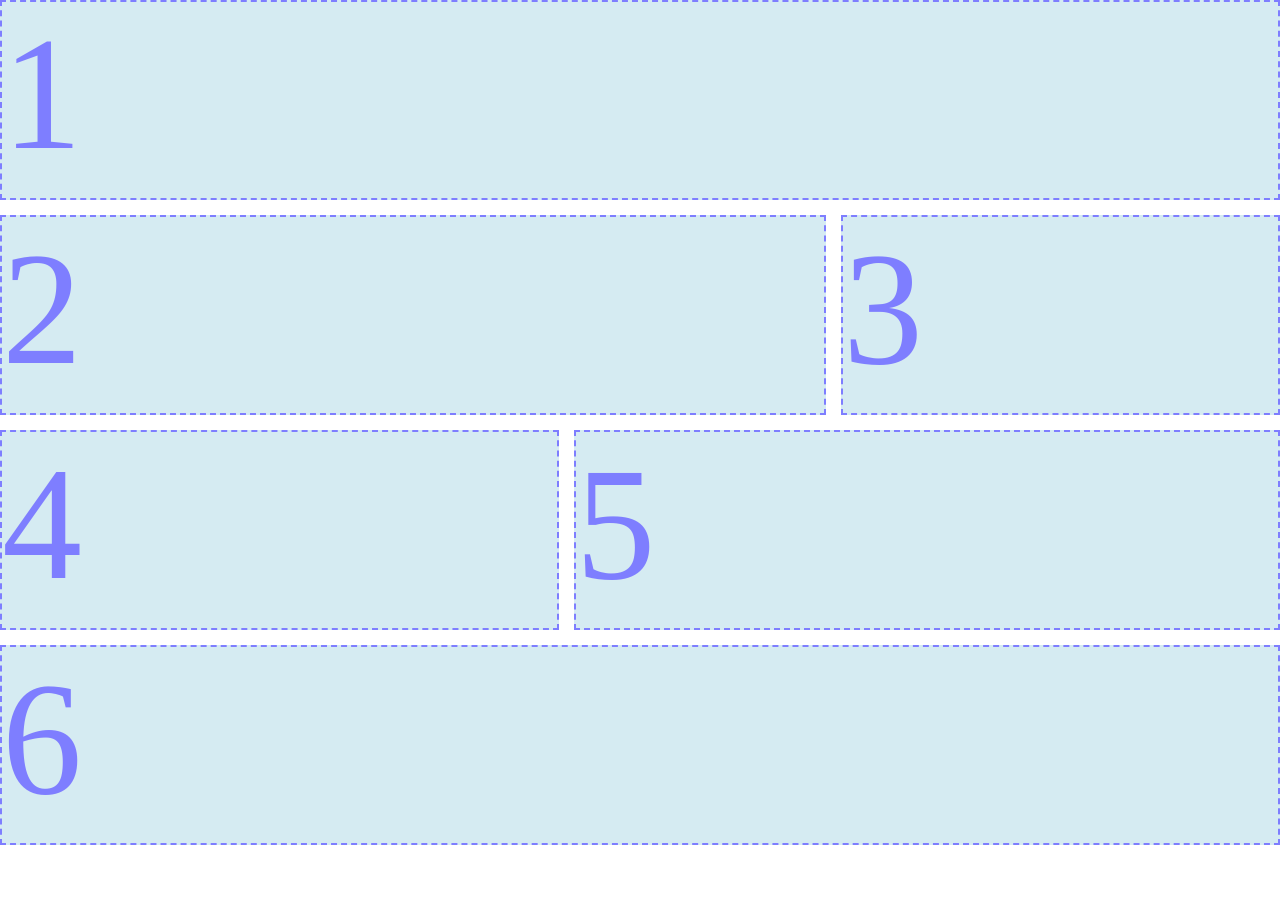
<file: hw5/index.html>
<!DOCTYPE html>
<html lang="en">
<head>
    <meta charset="UTF-8">
    <meta http-equiv="X-UA-Compatible" content="IE=edge">
    <meta name="viewport" content="width=device-width, initial-scale=1.0">
    <title>Assignment 5</title>
    <link rel="stylesheet" href="style.css">
</head>
<body>
    <div class="container">
        <div class="box1">1</div>
        <div class="box2">2</div>
        <div class="box3">3</div>
        <div class="box4">4</div>
        <div class="box5">5</div>
        <div class="box6">6</div>
    </div>
</body>
</html>
</file>
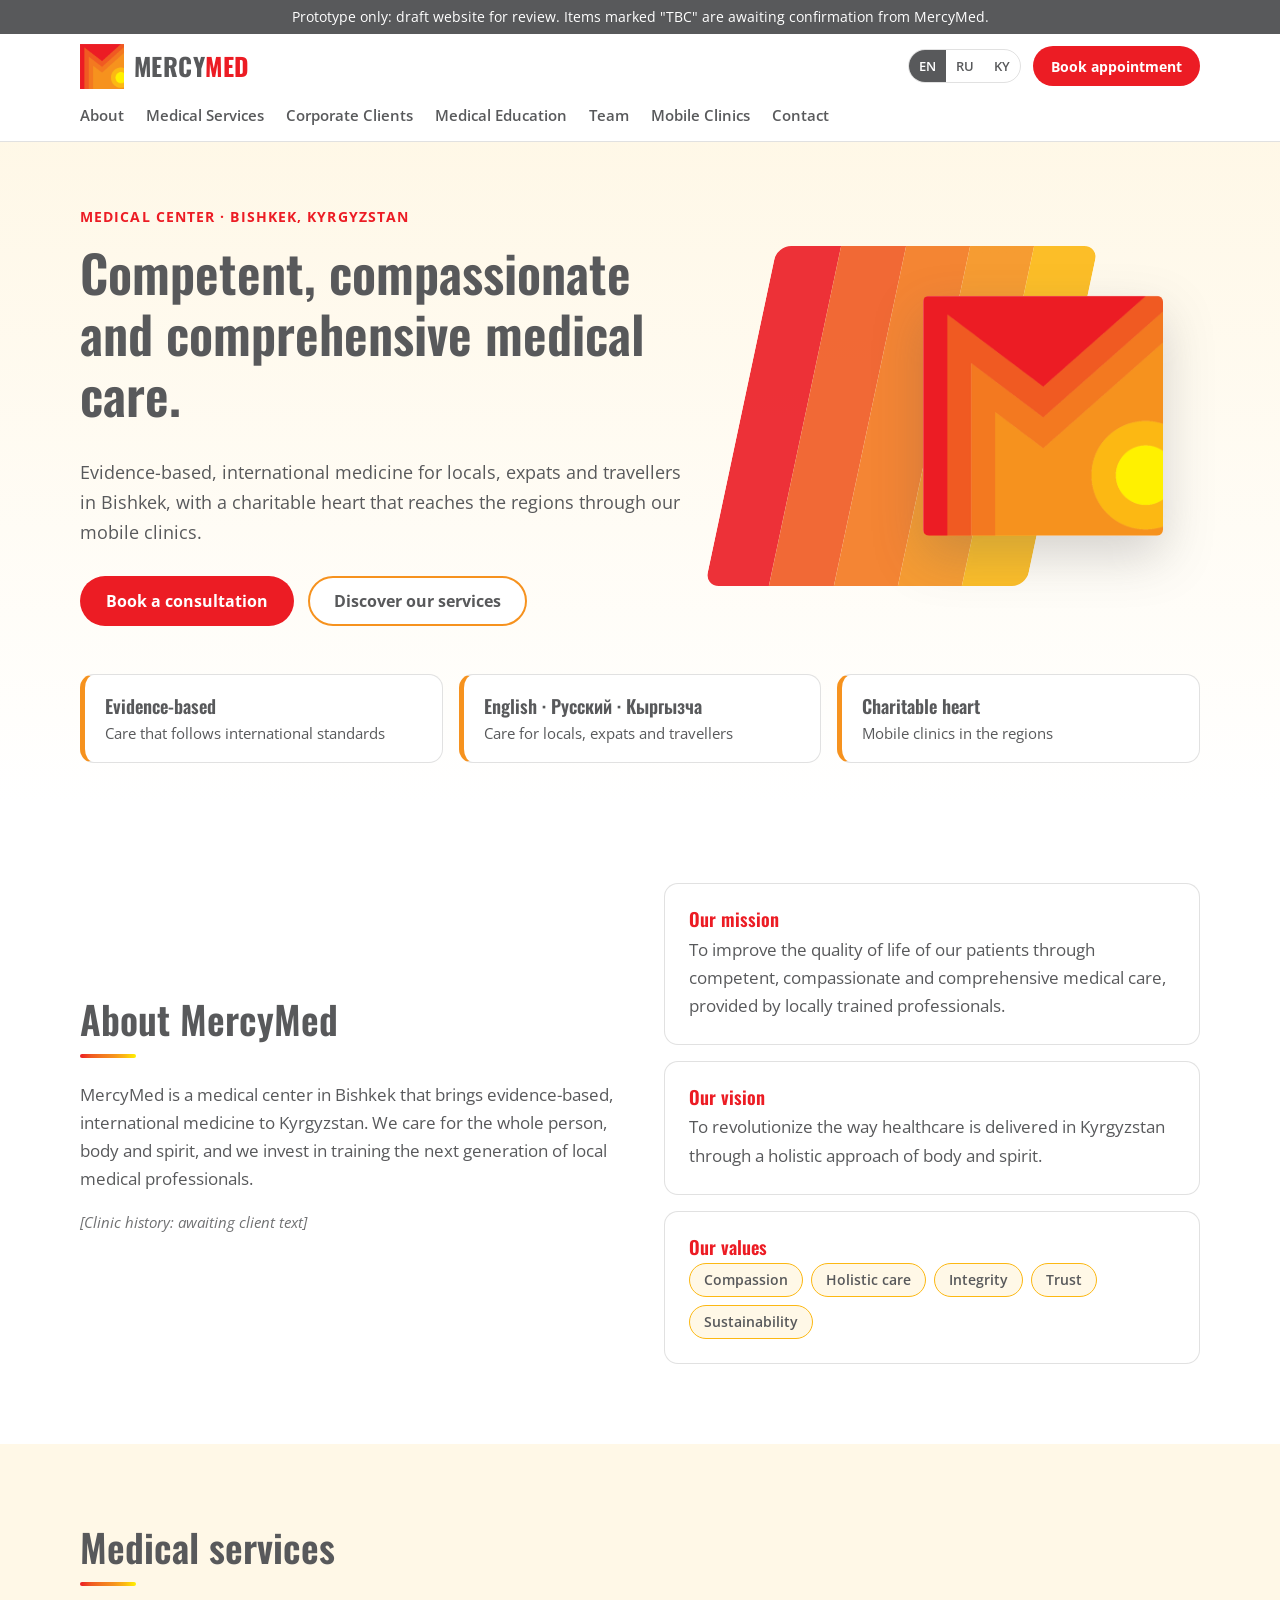
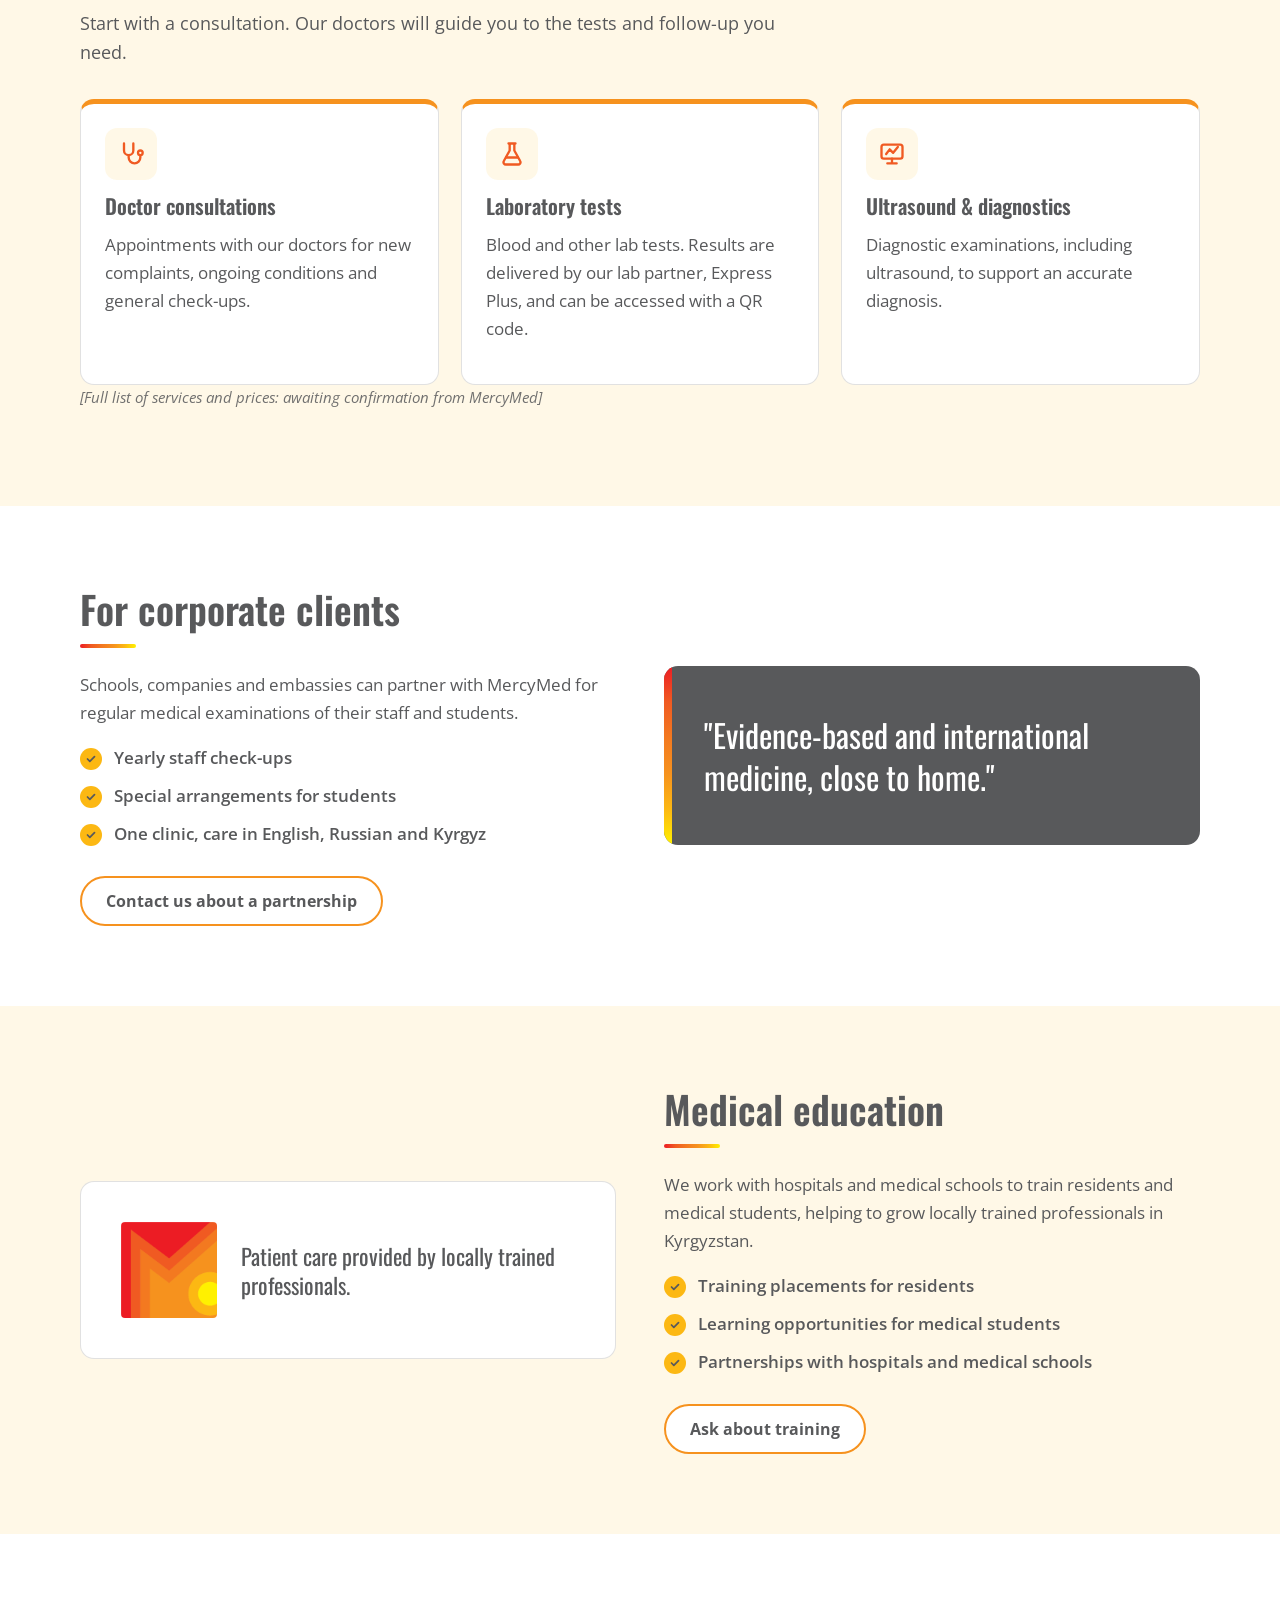
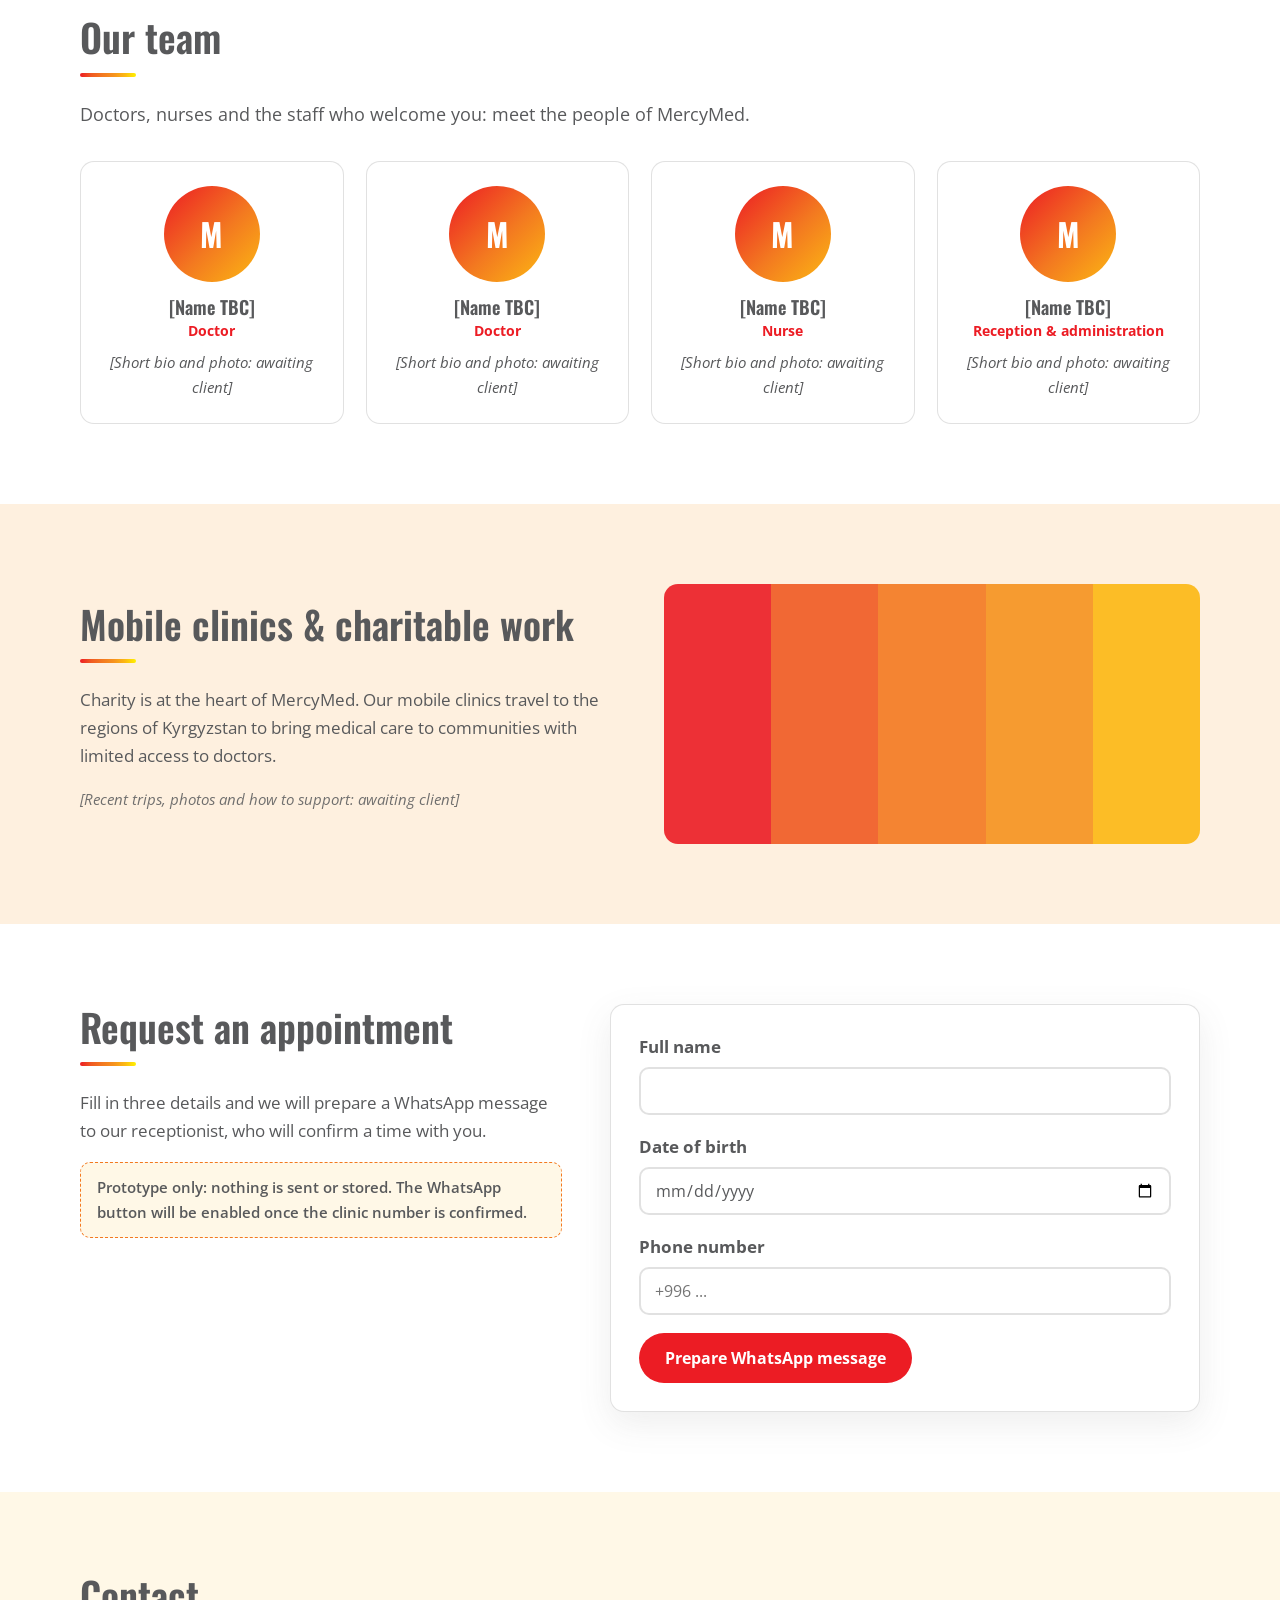
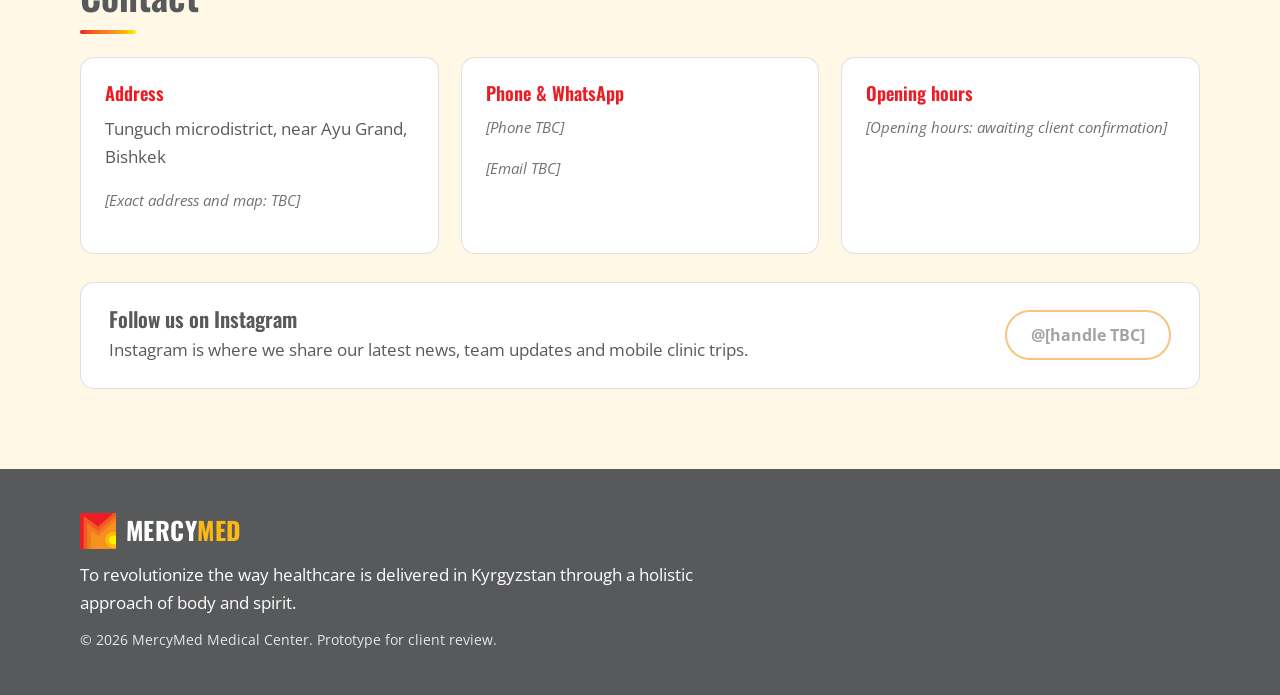
<file: hw6/index.html>
<!DOCTYPE html>
<html lang="en">
<head>
  <meta charset="UTF-8">
  <meta name="viewport" content="width=device-width, initial-scale=1.0">
  <title>MercyMed Medical Center | Bishkek</title>
  <meta name="description" content="MercyMed Medical Center in Bishkek: evidence-based, international medicine with a charitable heart. Consultations, labs, corporate check-ups, medical education and mobile clinics.">
  <link rel="icon" type="image/png" href="images/mercymed-emblem.png">
  <link rel="preconnect" href="https://fonts.googleapis.com">
  <link rel="preconnect" href="https://fonts.gstatic.com" crossorigin>
  <link href="https://fonts.googleapis.com/css2?family=Open+Sans:wght@400;600;700&family=Oswald:wght@500;600;700&display=swap" rel="stylesheet">
  <link rel="stylesheet" href="css/style.css">
</head>
<body>
  <a class="skip-link" href="#main" data-i18n="skip">Skip to main content</a>

  <!-- Prototype banner (PRD section 6: booking demo must be labelled) -->
  <div class="proto-bar" role="note">
    <span data-i18n="protoBar">Prototype only: draft website for review. Items marked "TBC" are awaiting confirmation from MercyMed.</span>
  </div>

  <header class="site-header">
    <div class="container header-inner">
      <a href="#home" class="brand" aria-label="MercyMed – home">
        <img src="images/mercymed-emblem.png" alt="" width="44" height="44">
        <span class="wordmark"><span class="w-grey">MERCY</span><span class="w-red">MED</span></span>
      </a>

      <div class="header-actions">
        <div class="lang-switch" role="group" aria-label="Language">
          <button type="button" data-lang="en" lang="en">EN</button>
          <button type="button" data-lang="ru" lang="ru">RU</button>
          <button type="button" data-lang="ky" lang="ky">KY</button>
        </div>
        <a href="#book" class="btn btn-primary btn-sm header-cta" data-i18n="ctaBook">Book appointment</a>
        <button class="nav-toggle" aria-expanded="false" aria-controls="site-nav">
          <span class="nav-toggle-bar" aria-hidden="true"></span>
          <span class="visually-hidden" data-i18n="menu">Menu</span>
        </button>
      </div>

      <nav id="site-nav" class="site-nav" aria-label="Main">
        <ul>
          <li><a href="#about" data-i18n="navAbout">About</a></li>
          <li><a href="#services" data-i18n="navServices">Medical Services</a></li>
          <li><a href="#corporate" data-i18n="navCorporate">Corporate Clients</a></li>
          <li><a href="#education" data-i18n="navEducation">Medical Education</a></li>
          <li><a href="#team" data-i18n="navTeam">Team</a></li>
          <li><a href="#mobile-clinics" data-i18n="navMobile">Mobile Clinics</a></li>
          <li><a href="#contact" data-i18n="navContact">Contact</a></li>
        </ul>
        <a href="#book" class="btn btn-primary nav-cta" data-i18n="ctaBook">Book appointment</a>
      </nav>
    </div>
  </header>

  <main id="main">
    <p class="translation-note" hidden data-i18n="translationNote">Translation pending review by a MercyMed-approved reviewer.</p>

    <!-- HOME -->
    <section id="home" class="hero">
      <div class="container hero-inner">
        <div class="hero-text">
          <p class="eyebrow" data-i18n="heroEyebrow">Medical center · Bishkek, Kyrgyzstan</p>
          <h1 data-i18n="heroTitle">Competent, compassionate and comprehensive medical care.</h1>
          <p class="lead" data-i18n="heroLead">Evidence-based, international medicine for locals, expats and travellers in Bishkek, with a charitable heart that reaches the regions through our mobile clinics.</p>
          <div class="hero-buttons">
            <a href="#book" class="btn btn-primary" data-i18n="ctaBookConsult">Book a consultation</a>
            <a href="#services" class="btn btn-outline" data-i18n="ctaDiscover">Discover our services</a>
          </div>
        </div>
        <div class="hero-art" aria-hidden="true">
          <div class="stripes">
            <span class="s1"></span><span class="s2"></span><span class="s3"></span><span class="s4"></span><span class="s5"></span>
          </div>
          <img src="images/mercymed-emblem.png" alt="" class="hero-emblem" width="260" height="260">
        </div>
      </div>
      <div class="container">
        <ul class="highlights">
          <li><strong data-i18n="hl1t">Evidence-based</strong><span data-i18n="hl1d">Care that follows international standards</span></li>
          <li><strong data-i18n="hl2t">English · Русский · Кыргызча</strong><span data-i18n="hl2d">Care for locals, expats and travellers</span></li>
          <li><strong data-i18n="hl3t">Charitable heart</strong><span data-i18n="hl3d">Mobile clinics in the regions</span></li>
        </ul>
      </div>
    </section>

    <!-- ABOUT -->
    <section id="about" class="section">
      <div class="container two-col">
        <div>
          <h2 data-i18n="aboutTitle">About MercyMed</h2>
          <p data-i18n="aboutP1">MercyMed is a medical center in Bishkek that brings evidence-based, international medicine to Kyrgyzstan. We care for the whole person, body and spirit, and we invest in training the next generation of local medical professionals.</p>
          <p class="tbc" data-i18n="aboutHistory">[Clinic history: awaiting client text]</p>
        </div>
        <div class="card-stack">
          <div class="info-card">
            <h3 data-i18n="missionT">Our mission</h3>
            <p data-i18n="missionD">To improve the quality of life of our patients through competent, compassionate and comprehensive medical care, provided by locally trained professionals.</p>
          </div>
          <div class="info-card">
            <h3 data-i18n="visionT">Our vision</h3>
            <p data-i18n="visionD">To revolutionize the way healthcare is delivered in Kyrgyzstan through a holistic approach of body and spirit.</p>
          </div>
          <div class="info-card">
            <h3 data-i18n="valuesT">Our values</h3>
            <ul class="tags">
              <li data-i18n="v1">Compassion</li>
              <li data-i18n="v2">Holistic care</li>
              <li data-i18n="v3">Integrity</li>
              <li data-i18n="v4">Trust</li>
              <li data-i18n="v5">Sustainability</li>
            </ul>
          </div>
        </div>
      </div>
    </section>

    <!-- SERVICES -->
    <section id="services" class="section section-tint">
      <div class="container">
        <h2 data-i18n="servicesTitle">Medical services</h2>
        <p class="section-lead" data-i18n="servicesLead">Start with a consultation. Our doctors will guide you to the tests and follow-up you need.</p>
        <div class="grid grid-3">
          <article class="service">
            <div class="icon" aria-hidden="true">
              <svg viewBox="0 0 24 24"><path d="M6 3v6a4 4 0 0 0 8 0V3M10 13v2a5 5 0 0 0 10 0v-2"/><circle cx="20" cy="11" r="2"/></svg>
            </div>
            <h3 data-i18n="s1t">Doctor consultations</h3>
            <p data-i18n="s1d">Appointments with our doctors for new complaints, ongoing conditions and general check-ups.</p>
          </article>
          <article class="service">
            <div class="icon" aria-hidden="true">
              <svg viewBox="0 0 24 24"><path d="M9 3h6M10 3v6l-5 9a2 2 0 0 0 2 3h10a2 2 0 0 0 2-3l-5-9V3"/><path d="M7 15h10"/></svg>
            </div>
            <h3 data-i18n="s2t">Laboratory tests</h3>
            <p data-i18n="s2d">Blood and other lab tests. Results are delivered by our lab partner, Express Plus, and can be accessed with a QR code.</p>
          </article>
          <article class="service">
            <div class="icon" aria-hidden="true">
              <svg viewBox="0 0 24 24"><rect x="3" y="4" width="18" height="12" rx="2"/><path d="M8 20h8M12 16v4M7 12l3-4 3 3 4-5"/></svg>
            </div>
            <h3 data-i18n="s3t">Ultrasound &amp; diagnostics</h3>
            <p data-i18n="s3d">Diagnostic examinations, including ultrasound, to support an accurate diagnosis.</p>
          </article>
        </div>
        <p class="tbc" data-i18n="servicesTbc">[Full list of services and prices: awaiting confirmation from MercyMed]</p>
      </div>
    </section>

    <!-- CORPORATE -->
    <section id="corporate" class="section">
      <div class="container two-col">
        <div>
          <h2 data-i18n="corpTitle">For corporate clients</h2>
          <p data-i18n="corpLead">Schools, companies and embassies can partner with MercyMed for regular medical examinations of their staff and students.</p>
          <ul class="checklist">
            <li data-i18n="corp1">Yearly staff check-ups</li>
            <li data-i18n="corp2">Special arrangements for students</li>
            <li data-i18n="corp3">One clinic, care in English, Russian and Kyrgyz</li>
          </ul>
          <a href="#contact" class="btn btn-outline" data-i18n="corpCta">Contact us about a partnership</a>
        </div>
        <div class="quote-card">
          <p data-i18n="corpQuote">"Evidence-based and international medicine, close to home."</p>
        </div>
      </div>
    </section>

    <!-- EDUCATION -->
    <section id="education" class="section section-tint">
      <div class="container two-col reverse">
        <div>
          <h2 data-i18n="eduTitle">Medical education</h2>
          <p data-i18n="eduLead">We work with hospitals and medical schools to train residents and medical students, helping to grow locally trained professionals in Kyrgyzstan.</p>
          <ul class="checklist">
            <li data-i18n="edu1">Training placements for residents</li>
            <li data-i18n="edu2">Learning opportunities for medical students</li>
            <li data-i18n="edu3">Partnerships with hospitals and medical schools</li>
          </ul>
          <a href="#contact" class="btn btn-outline" data-i18n="eduCta">Ask about training</a>
        </div>
        <div class="stat-card">
          <img src="images/mercymed-emblem.png" alt="" width="96" height="96">
          <p data-i18n="eduCard">Patient care provided by locally trained professionals.</p>
        </div>
      </div>
    </section>

    <!-- TEAM -->
    <section id="team" class="section">
      <div class="container">
        <h2 data-i18n="teamTitle">Our team</h2>
        <p class="section-lead" data-i18n="teamLead">Doctors, nurses and the staff who welcome you: meet the people of MercyMed.</p>
        <div class="grid grid-4">
          <article class="person">
            <div class="avatar" aria-hidden="true">M</div>
            <h3 data-i18n="teamName">[Name TBC]</h3>
            <p class="role" data-i18n="role1">Doctor</p>
            <p class="bio" data-i18n="teamBio">[Short bio and photo: awaiting client]</p>
          </article>
          <article class="person">
            <div class="avatar" aria-hidden="true">M</div>
            <h3 data-i18n="teamName">[Name TBC]</h3>
            <p class="role" data-i18n="role2">Doctor</p>
            <p class="bio" data-i18n="teamBio">[Short bio and photo: awaiting client]</p>
          </article>
          <article class="person">
            <div class="avatar" aria-hidden="true">M</div>
            <h3 data-i18n="teamName">[Name TBC]</h3>
            <p class="role" data-i18n="role3">Nurse</p>
            <p class="bio" data-i18n="teamBio">[Short bio and photo: awaiting client]</p>
          </article>
          <article class="person">
            <div class="avatar" aria-hidden="true">M</div>
            <h3 data-i18n="teamName">[Name TBC]</h3>
            <p class="role" data-i18n="role4">Reception &amp; administration</p>
            <p class="bio" data-i18n="teamBio">[Short bio and photo: awaiting client]</p>
          </article>
        </div>
      </div>
    </section>

    <!-- MOBILE CLINICS -->
    <section id="mobile-clinics" class="section section-warm">
      <div class="container two-col">
        <div>
          <h2 data-i18n="mobileTitle">Mobile clinics &amp; charitable work</h2>
          <p data-i18n="mobileLead">Charity is at the heart of MercyMed. Our mobile clinics travel to the regions of Kyrgyzstan to bring medical care to communities with limited access to doctors.</p>
          <p class="tbc" data-i18n="mobileTbc">[Recent trips, photos and how to support: awaiting client]</p>
        </div>
        <div class="stripes stripes-lg" aria-hidden="true">
          <span class="s1"></span><span class="s2"></span><span class="s3"></span><span class="s4"></span><span class="s5"></span>
        </div>
      </div>
    </section>

    <!-- BOOKING -->
    <section id="book" class="section">
      <div class="container booking">
        <div>
          <h2 data-i18n="bookTitle">Request an appointment</h2>
          <p data-i18n="bookLead">Fill in three details and we will prepare a WhatsApp message to our receptionist, who will confirm a time with you.</p>
          <p class="proto-label" data-i18n="bookProto">Prototype only: nothing is sent or stored. The WhatsApp button will be enabled once the clinic number is confirmed.</p>
        </div>
        <form id="book-form" class="form" novalidate>
          <div class="field">
            <label for="f-name" data-i18n="fName">Full name</label>
            <input id="f-name" name="name" type="text" autocomplete="name" required>
          </div>
          <div class="field">
            <label for="f-dob" data-i18n="fDob">Date of birth</label>
            <input id="f-dob" name="dob" type="date" required>
          </div>
          <div class="field">
            <label for="f-phone" data-i18n="fPhone">Phone number</label>
            <input id="f-phone" name="phone" type="tel" autocomplete="tel" placeholder="+996 ..." required>
          </div>
          <p class="form-error" id="form-error" role="alert" hidden data-i18n="fError">Please fill in all three fields.</p>
          <button type="submit" class="btn btn-primary" data-i18n="fSubmit">Prepare WhatsApp message</button>

          <div class="preview" id="preview" hidden aria-live="polite">
            <p class="preview-label" data-i18n="fPreview">Message preview</p>
            <pre id="preview-text"></pre>
            <a id="wa-link" class="btn btn-whatsapp" aria-disabled="true" data-i18n="fWa">Open in WhatsApp</a>
          </div>
        </form>
      </div>
    </section>

    <!-- CONTACT -->
    <section id="contact" class="section section-tint">
      <div class="container">
        <h2 data-i18n="contactTitle">Contact</h2>
        <div class="grid grid-3">
          <div class="contact-card">
            <h3 data-i18n="cAddrT">Address</h3>
            <p data-i18n="cAddr">Tunguch microdistrict, near Ayu Grand, Bishkek</p>
            <p class="tbc" data-i18n="cAddrTbc">[Exact address and map: TBC]</p>
          </div>
          <div class="contact-card">
            <h3 data-i18n="cPhoneT">Phone &amp; WhatsApp</h3>
            <p class="tbc" data-i18n="cPhone">[Phone TBC]</p>
            <p class="tbc" data-i18n="cEmail">[Email TBC]</p>
          </div>
          <div class="contact-card">
            <h3 data-i18n="cHoursT">Opening hours</h3>
            <p class="tbc" data-i18n="cHours">[Opening hours: awaiting client confirmation]</p>
          </div>
        </div>

        <div class="insta">
          <div>
            <h3 data-i18n="instaT">Follow us on Instagram</h3>
            <p data-i18n="instaD">Instagram is where we share our latest news, team updates and mobile clinic trips.</p>
          </div>
          <a class="btn btn-outline" href="#contact" aria-disabled="true" data-i18n="instaBtn">@[handle TBC]</a>
        </div>
      </div>
    </section>
  </main>

  <footer class="site-footer">
    <div class="container footer-inner">
      <a href="#home" class="brand brand-footer" aria-label="MercyMed – back to top">
        <img src="images/mercymed-emblem.png" alt="" width="36" height="36">
        <span class="wordmark"><span class="w-grey">MERCY</span><span class="w-red">MED</span></span>
      </a>
      <p data-i18n="footerVision">To revolutionize the way healthcare is delivered in Kyrgyzstan through a holistic approach of body and spirit.</p>
      <p class="small" data-i18n="footerNote">© 2026 MercyMed Medical Center. Prototype for client review.</p>
    </div>
  </footer>

  <script src="js/i18n.js"></script>
  <script src="js/main.js"></script>
</body>
</html>
</file>
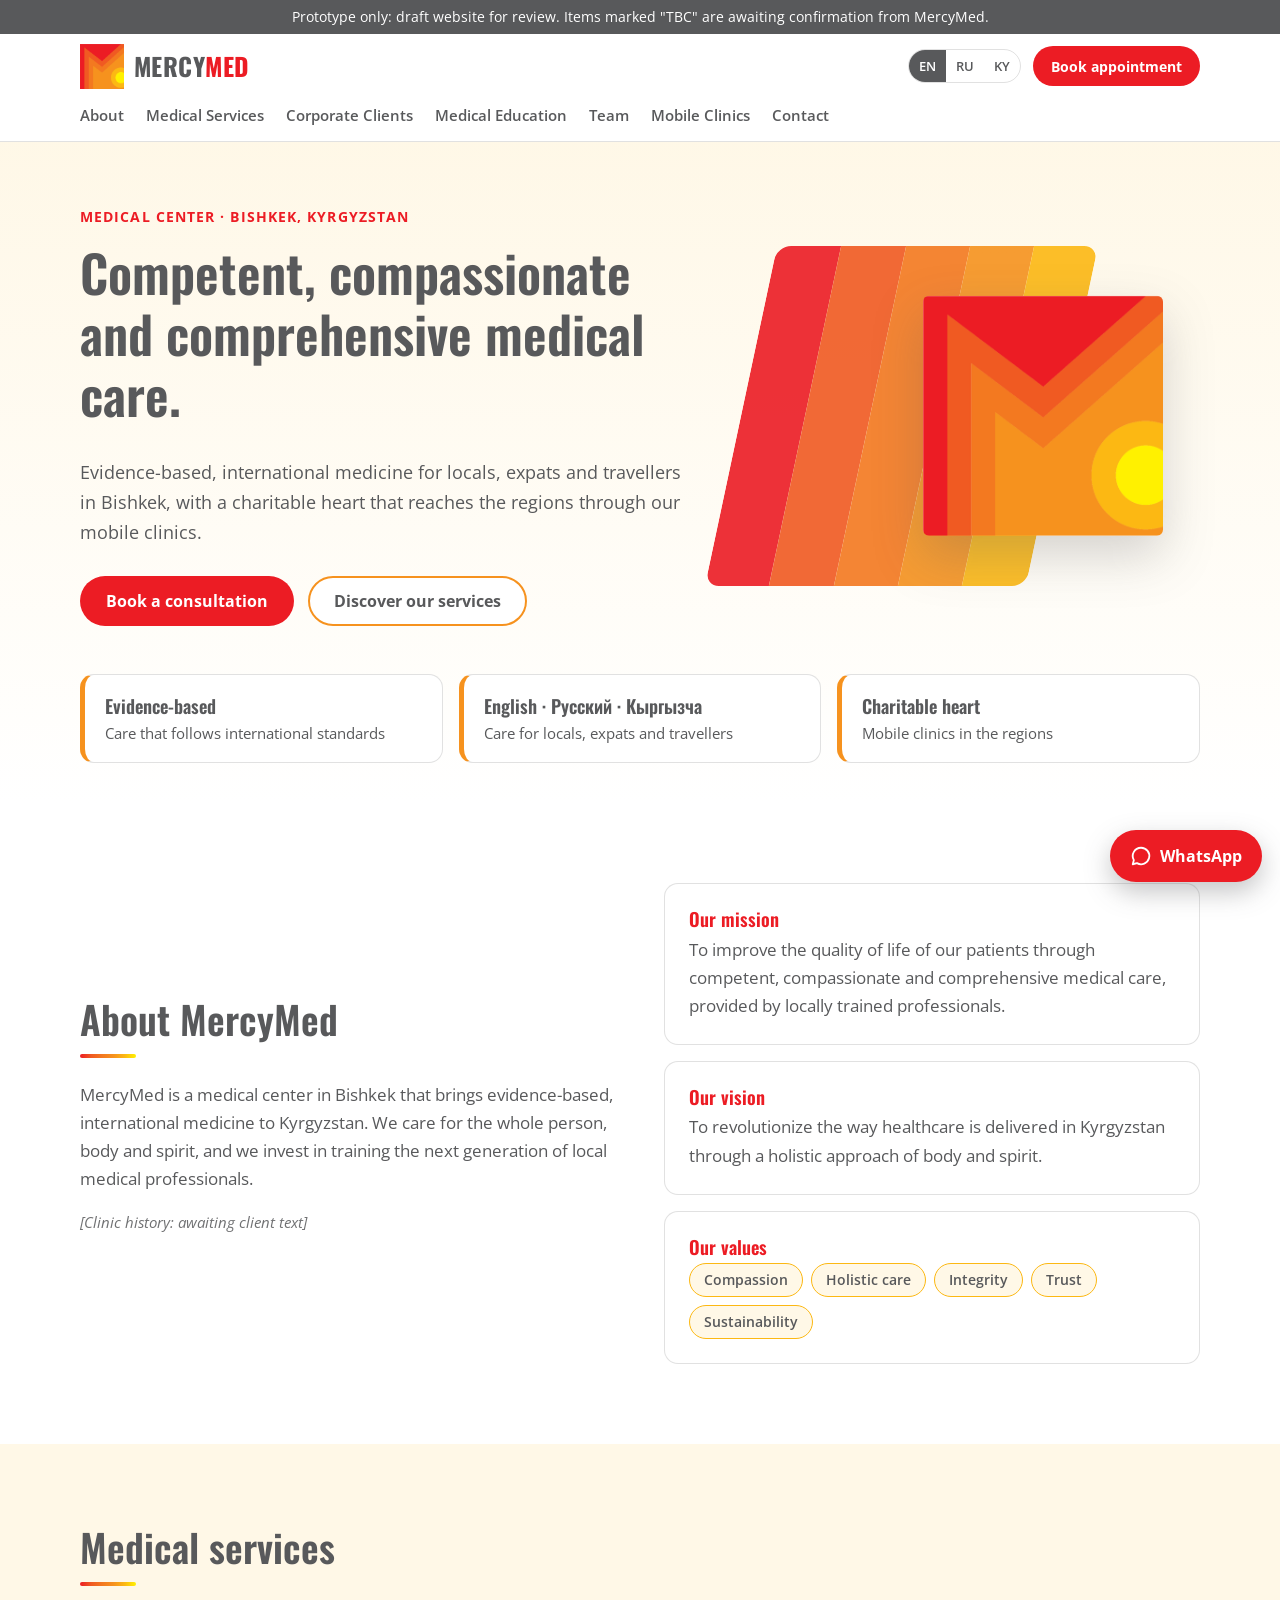
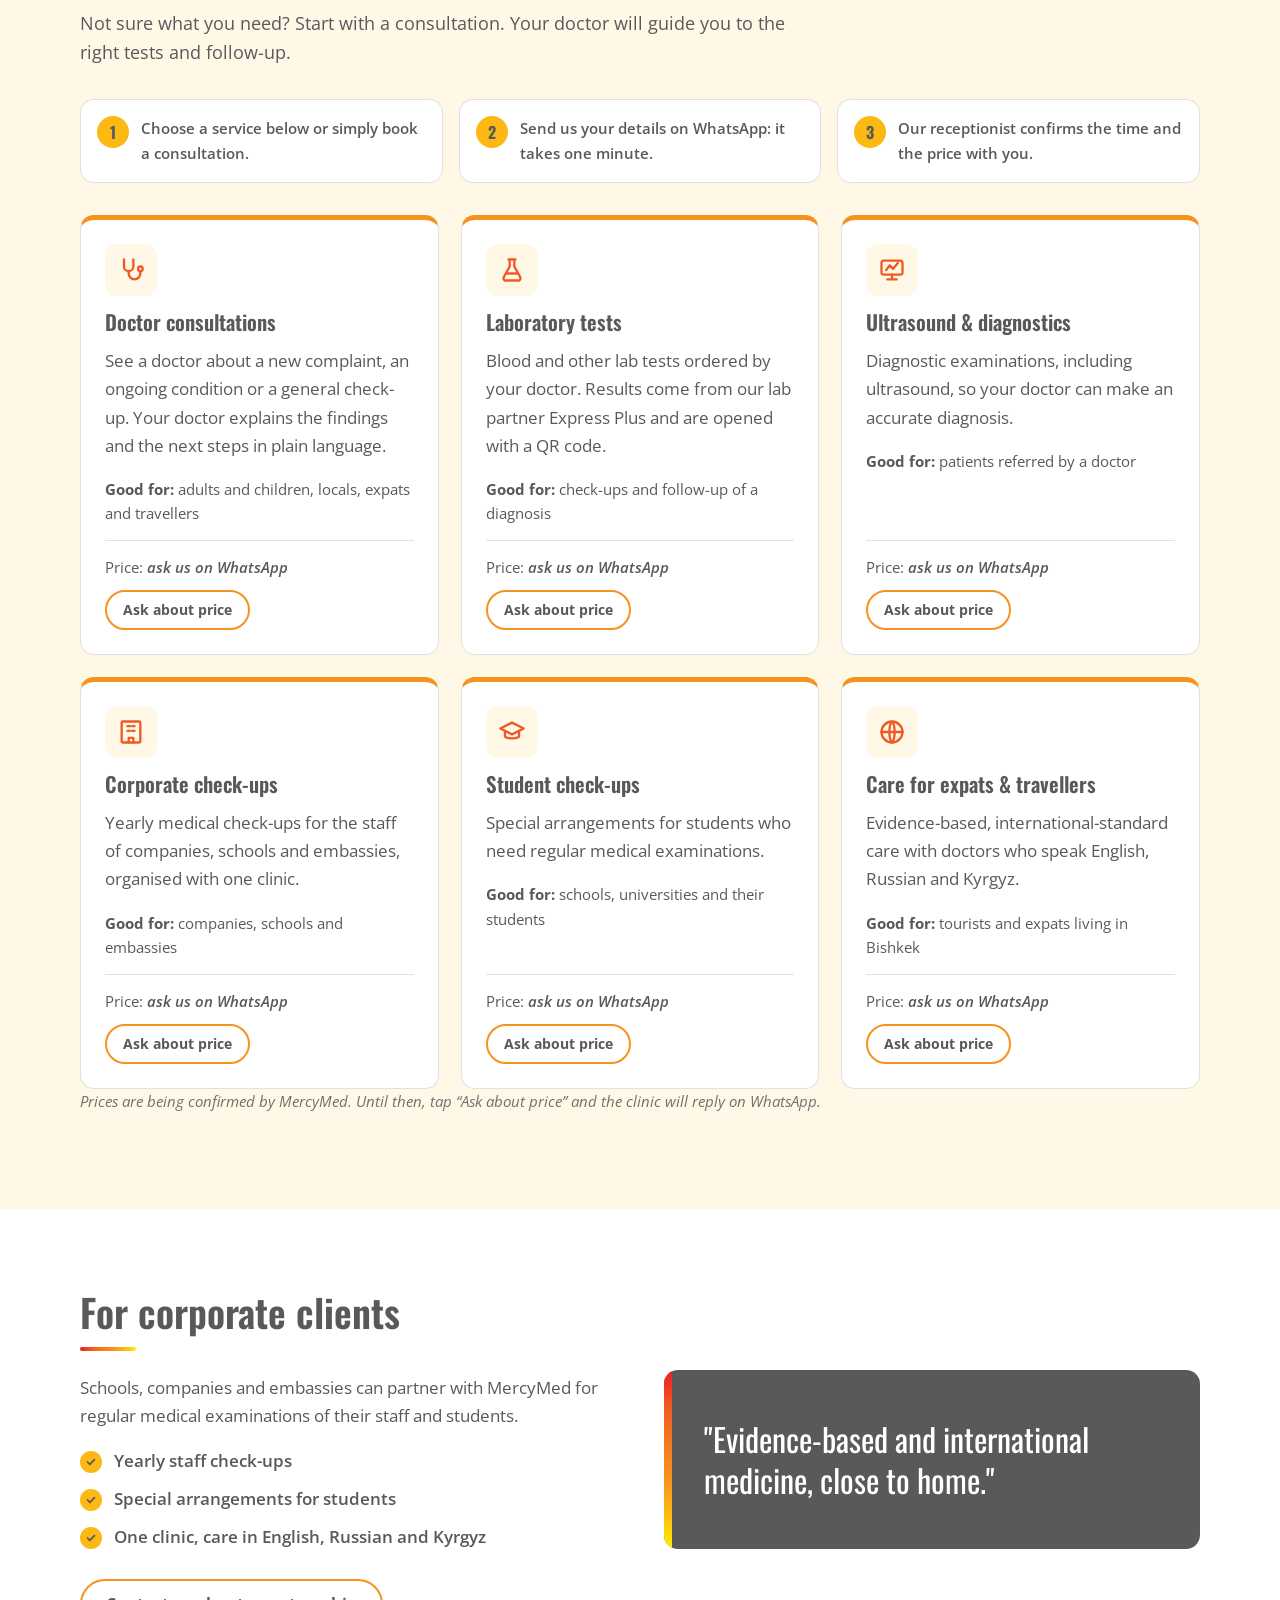
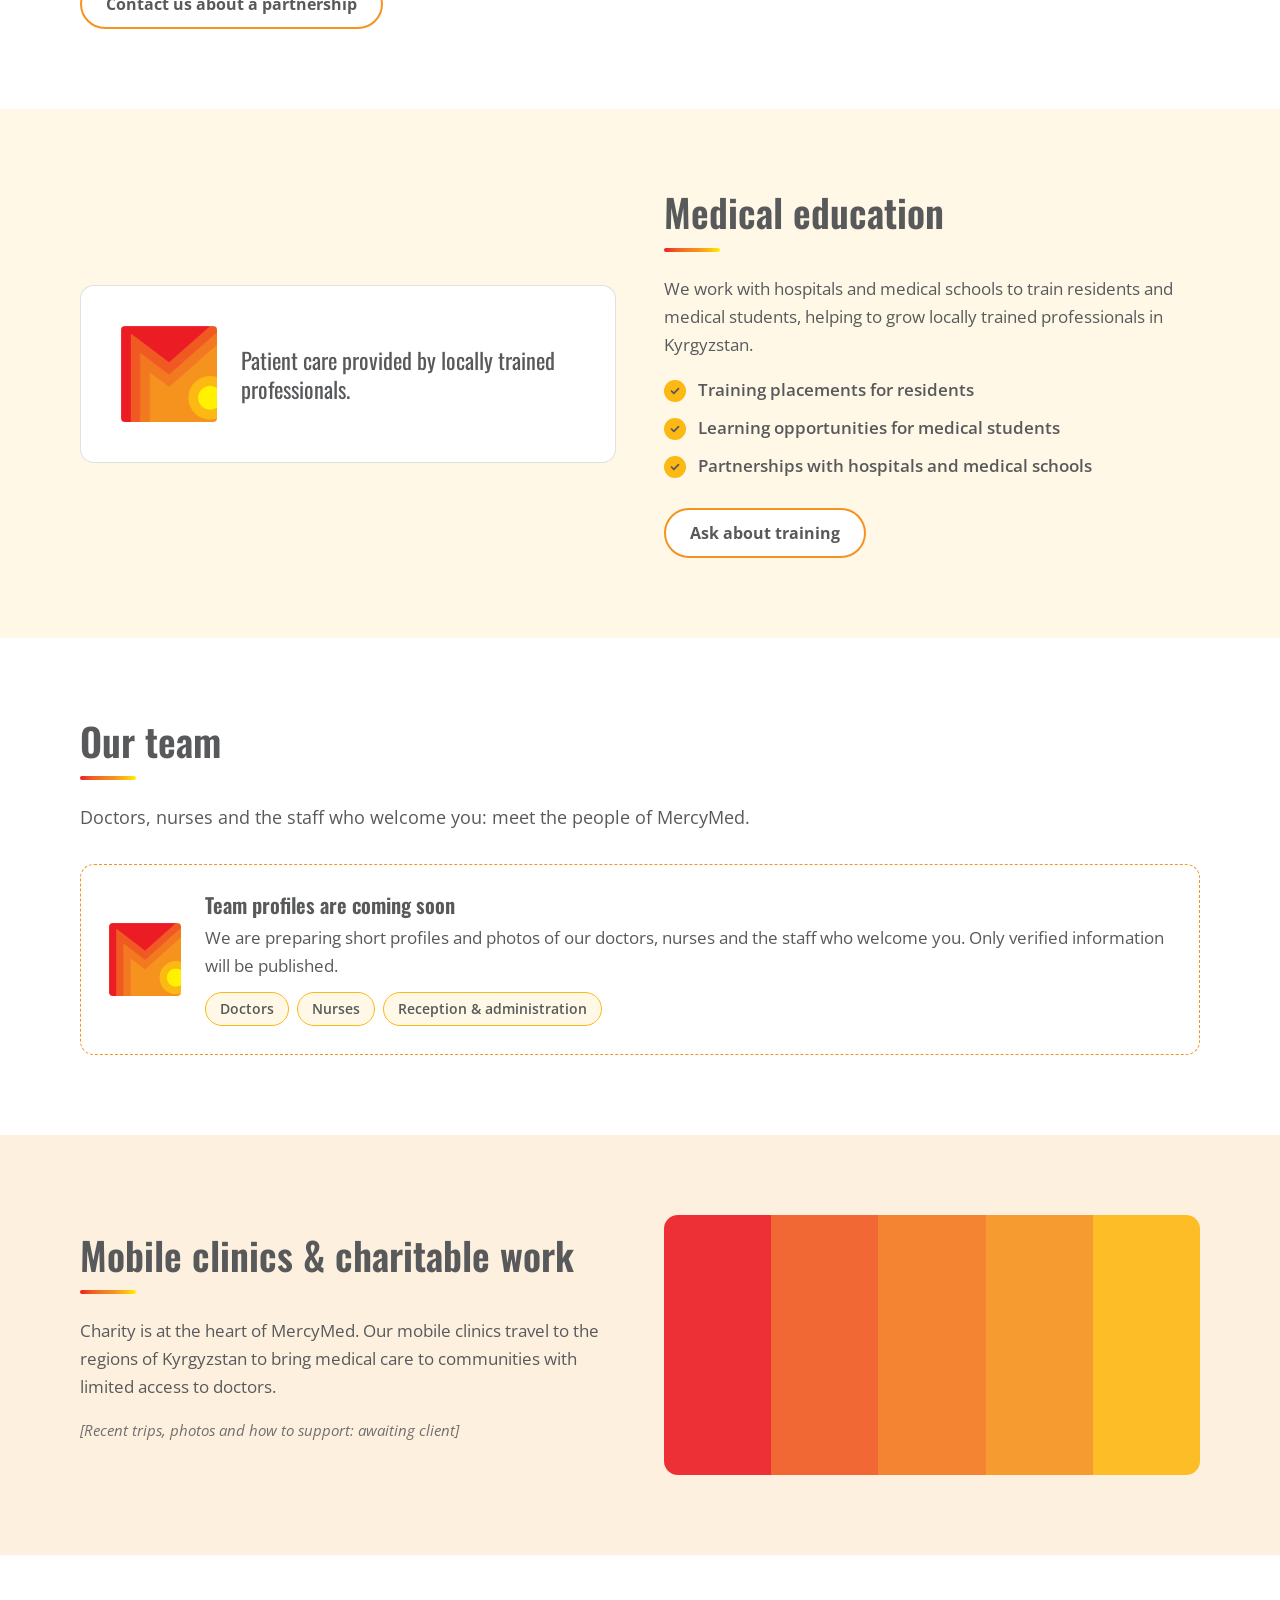
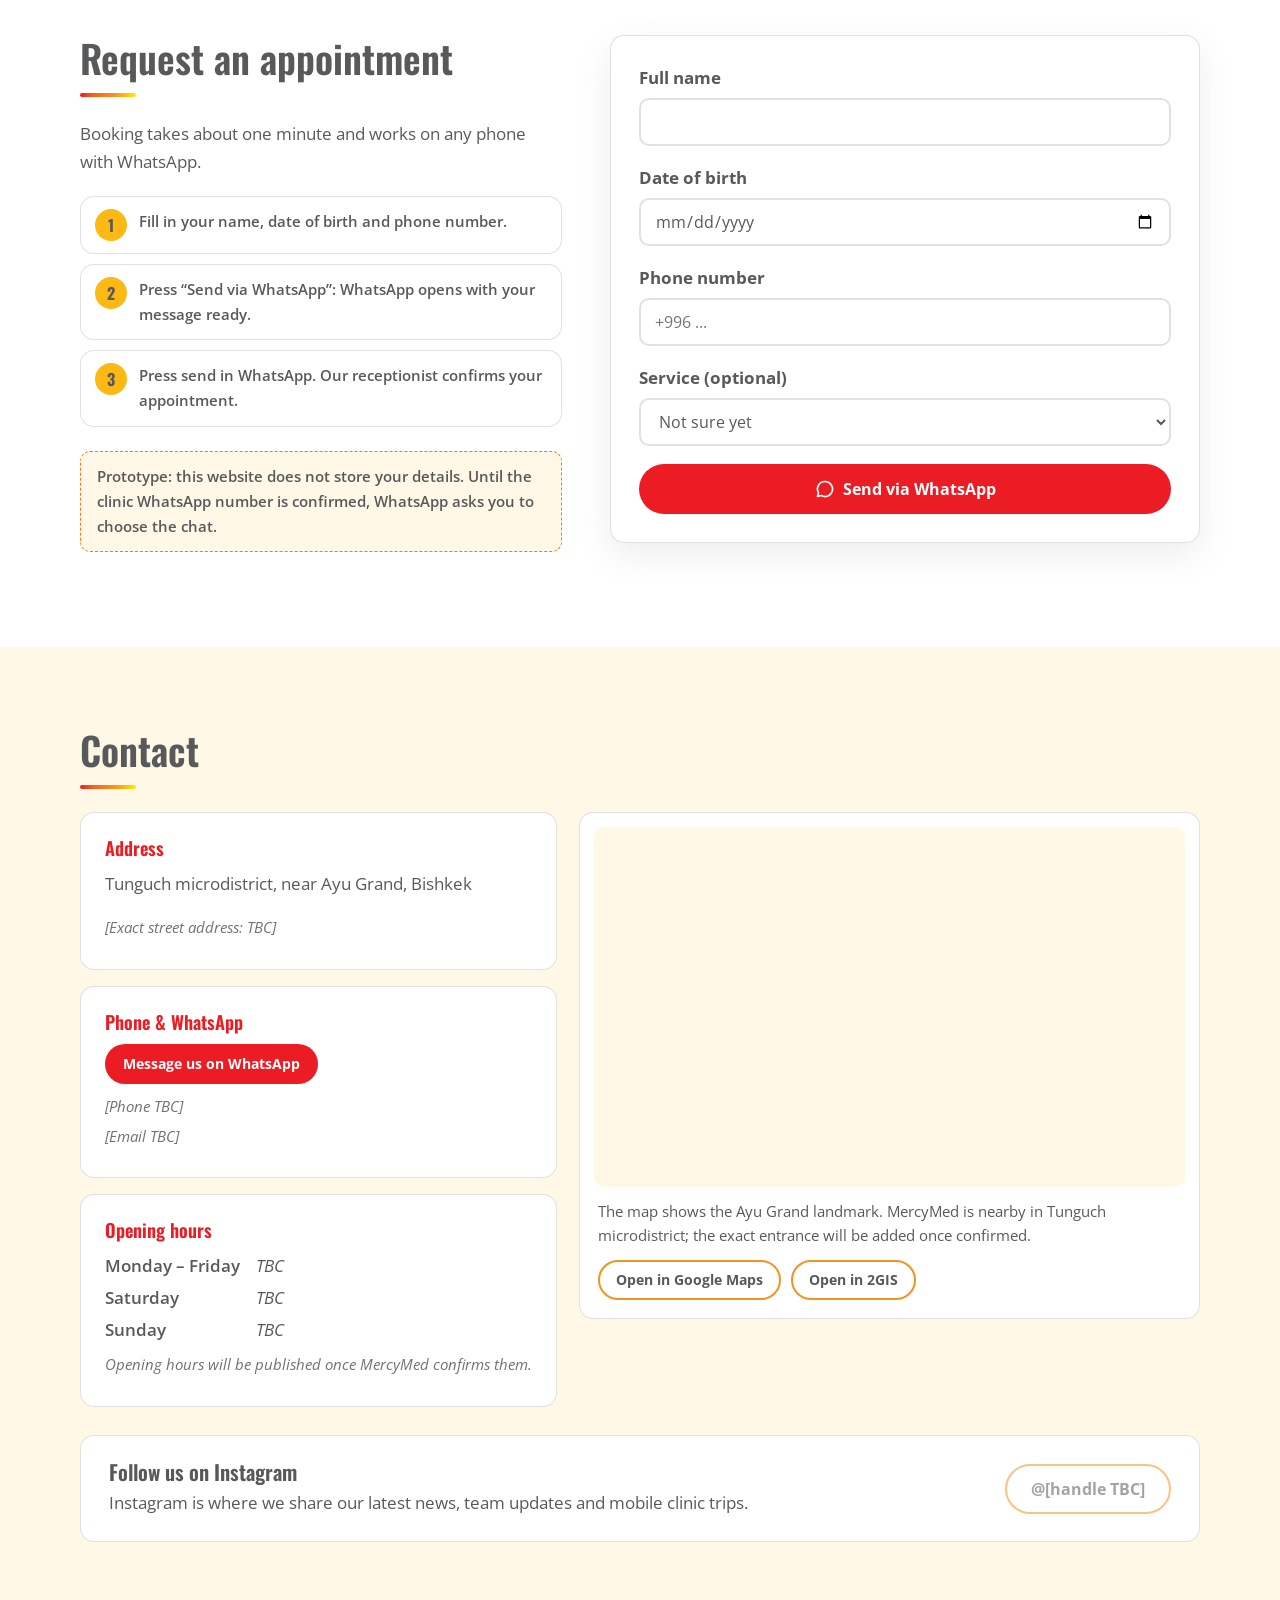
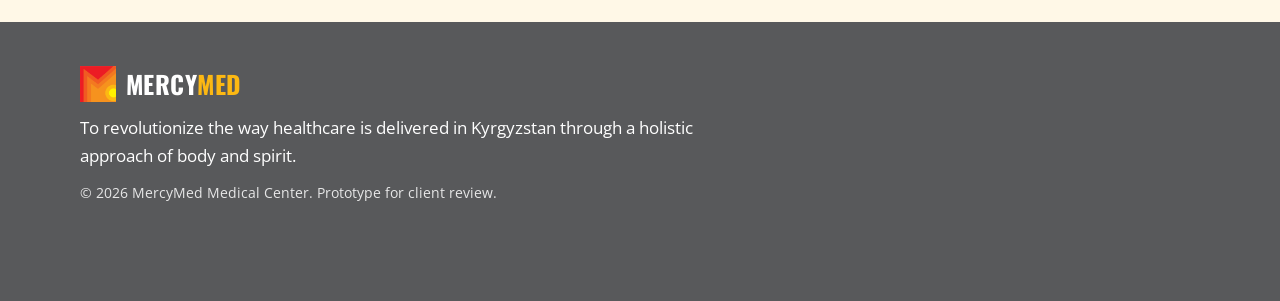
<file: hw7/index.html>
<!DOCTYPE html>
<html lang="en">
<head>
  <meta charset="UTF-8">
  <meta name="viewport" content="width=device-width, initial-scale=1.0">
  <title>MercyMed Medical Center | Bishkek</title>
  <meta name="description" content="MercyMed Medical Center in Bishkek: evidence-based, international medicine with a charitable heart. Consultations, labs, corporate check-ups, medical education and mobile clinics.">
  <link rel="icon" type="image/png" href="images/mercymed-emblem.png">
  <link rel="preconnect" href="https://fonts.googleapis.com">
  <link rel="preconnect" href="https://fonts.gstatic.com" crossorigin>
  <link href="https://fonts.googleapis.com/css2?family=Open+Sans:wght@400;600;700&family=Oswald:wght@500;600;700&display=swap" rel="stylesheet">
  <link rel="stylesheet" href="css/style.css">
</head>
<body>
  <a class="skip-link" href="#main" data-i18n="skip">Skip to main content</a>

  <!-- Prototype banner (PRD section 6: booking demo must be labelled) -->
  <div class="proto-bar" role="note">
    <span data-i18n="protoBar">Prototype only: draft website for review. Items marked "TBC" are awaiting confirmation from MercyMed.</span>
  </div>

  <header class="site-header">
    <div class="container header-inner">
      <a href="#home" class="brand" aria-label="MercyMed – home">
        <img src="images/mercymed-emblem.png" alt="" width="44" height="44">
        <span class="wordmark"><span class="w-grey">MERCY</span><span class="w-red">MED</span></span>
      </a>

      <div class="header-actions">
        <div class="lang-switch" role="group" aria-label="Language">
          <button type="button" data-lang="en" lang="en">EN</button>
          <button type="button" data-lang="ru" lang="ru">RU</button>
          <button type="button" data-lang="ky" lang="ky">KY</button>
        </div>
        <a href="#book" class="btn btn-primary btn-sm header-cta" data-i18n="ctaBook">Book appointment</a>
        <button class="nav-toggle" aria-expanded="false" aria-controls="site-nav">
          <span class="nav-toggle-bar" aria-hidden="true"></span>
          <span class="visually-hidden" data-i18n="menu">Menu</span>
        </button>
      </div>

      <nav id="site-nav" class="site-nav" aria-label="Main">
        <ul>
          <li><a href="#about" data-i18n="navAbout">About</a></li>
          <li><a href="#services" data-i18n="navServices">Medical Services</a></li>
          <li><a href="#corporate" data-i18n="navCorporate">Corporate Clients</a></li>
          <li><a href="#education" data-i18n="navEducation">Medical Education</a></li>
          <li><a href="#team" data-i18n="navTeam">Team</a></li>
          <li><a href="#mobile-clinics" data-i18n="navMobile">Mobile Clinics</a></li>
          <li><a href="#contact" data-i18n="navContact">Contact</a></li>
        </ul>
        <a href="#book" class="btn btn-primary nav-cta" data-i18n="ctaBook">Book appointment</a>
      </nav>
    </div>
  </header>

  <main id="main">
    <p class="translation-note" hidden data-i18n="translationNote">Translation pending review by a MercyMed-approved reviewer.</p>

    <!-- HOME -->
    <section id="home" class="hero">
      <div class="container hero-inner">
        <div class="hero-text">
          <p class="eyebrow" data-i18n="heroEyebrow">Medical center · Bishkek, Kyrgyzstan</p>
          <h1 data-i18n="heroTitle">Competent, compassionate and comprehensive medical care.</h1>
          <p class="lead" data-i18n="heroLead">Evidence-based, international medicine for locals, expats and travellers in Bishkek, with a charitable heart that reaches the regions through our mobile clinics.</p>
          <div class="hero-buttons">
            <a href="#book" class="btn btn-primary" data-i18n="ctaBookConsult">Book a consultation</a>
            <a href="#services" class="btn btn-outline" data-i18n="ctaDiscover">Discover our services</a>
          </div>
        </div>
        <div class="hero-art" aria-hidden="true">
          <div class="stripes">
            <span class="s1"></span><span class="s2"></span><span class="s3"></span><span class="s4"></span><span class="s5"></span>
          </div>
          <img src="images/mercymed-emblem.png" alt="" class="hero-emblem" width="260" height="260">
        </div>
      </div>
      <div class="container">
        <ul class="highlights">
          <li><strong data-i18n="hl1t">Evidence-based</strong><span data-i18n="hl1d">Care that follows international standards</span></li>
          <li><strong data-i18n="hl2t">English · Русский · Кыргызча</strong><span data-i18n="hl2d">Care for locals, expats and travellers</span></li>
          <li><strong data-i18n="hl3t">Charitable heart</strong><span data-i18n="hl3d">Mobile clinics in the regions</span></li>
        </ul>
      </div>
    </section>

    <!-- ABOUT -->
    <section id="about" class="section">
      <div class="container two-col">
        <div>
          <h2 data-i18n="aboutTitle">About MercyMed</h2>
          <p data-i18n="aboutP1">MercyMed is a medical center in Bishkek that brings evidence-based, international medicine to Kyrgyzstan. We care for the whole person, body and spirit, and we invest in training the next generation of local medical professionals.</p>
          <p class="tbc" data-i18n="aboutHistory">[Clinic history: awaiting client text]</p>
        </div>
        <div class="card-stack">
          <div class="info-card">
            <h3 data-i18n="missionT">Our mission</h3>
            <p data-i18n="missionD">To improve the quality of life of our patients through competent, compassionate and comprehensive medical care, provided by locally trained professionals.</p>
          </div>
          <div class="info-card">
            <h3 data-i18n="visionT">Our vision</h3>
            <p data-i18n="visionD">To revolutionize the way healthcare is delivered in Kyrgyzstan through a holistic approach of body and spirit.</p>
          </div>
          <div class="info-card">
            <h3 data-i18n="valuesT">Our values</h3>
            <ul class="tags">
              <li data-i18n="v1">Compassion</li>
              <li data-i18n="v2">Holistic care</li>
              <li data-i18n="v3">Integrity</li>
              <li data-i18n="v4">Trust</li>
              <li data-i18n="v5">Sustainability</li>
            </ul>
          </div>
        </div>
      </div>
    </section>

    <!-- SERVICES -->
    <section id="services" class="section section-tint">
      <div class="container">
        <h2 data-i18n="servicesTitle">Medical services</h2>
        <p class="section-lead" data-i18n="servicesLead">x</p>
        <ol class="steps">
          <li><span>1</span><p data-i18n="step1">x</p></li>
          <li><span>2</span><p data-i18n="step2">x</p></li>
          <li><span>3</span><p data-i18n="step3">x</p></li>
        </ol>
        <div class="grid grid-3">
          <article class="service">
            <div class="icon" aria-hidden="true">
              <svg viewBox="0 0 24 24"><path d="M6 3v6a4 4 0 0 0 8 0V3M10 13v2a5 5 0 0 0 10 0v-2"/><circle cx="20" cy="11" r="2"/></svg>
            </div>
            <h3 data-i18n="consultT">x</h3>
            <p data-i18n="consultD">x</p>
            <p class="for"><strong data-i18n="forLabel">Good for:</strong> <span data-i18n="consultFor">x</span></p>
            <div class="price-row">
              <span class="price"><span data-i18n="priceLabel">Price:</span> <strong data-price="consult"></strong></span>
              <a class="btn btn-outline btn-sm" data-ask="consult" target="_blank" rel="noopener" data-i18n="askPrice">Ask about price</a>
            </div>
          </article>
          <article class="service">
            <div class="icon" aria-hidden="true">
              <svg viewBox="0 0 24 24"><path d="M9 3h6M10 3v6l-5 9a2 2 0 0 0 2 3h10a2 2 0 0 0 2-3l-5-9V3"/><path d="M7 15h10"/></svg>
            </div>
            <h3 data-i18n="labT">x</h3>
            <p data-i18n="labD">x</p>
            <p class="for"><strong data-i18n="forLabel">Good for:</strong> <span data-i18n="labFor">x</span></p>
            <div class="price-row">
              <span class="price"><span data-i18n="priceLabel">Price:</span> <strong data-price="lab"></strong></span>
              <a class="btn btn-outline btn-sm" data-ask="lab" target="_blank" rel="noopener" data-i18n="askPrice">Ask about price</a>
            </div>
          </article>
          <article class="service">
            <div class="icon" aria-hidden="true">
              <svg viewBox="0 0 24 24"><rect x="3" y="4" width="18" height="12" rx="2"/><path d="M8 20h8M12 16v4M7 12l3-4 3 3 4-5"/></svg>
            </div>
            <h3 data-i18n="ultrasoundT">x</h3>
            <p data-i18n="ultrasoundD">x</p>
            <p class="for"><strong data-i18n="forLabel">Good for:</strong> <span data-i18n="ultrasoundFor">x</span></p>
            <div class="price-row">
              <span class="price"><span data-i18n="priceLabel">Price:</span> <strong data-price="ultrasound"></strong></span>
              <a class="btn btn-outline btn-sm" data-ask="ultrasound" target="_blank" rel="noopener" data-i18n="askPrice">Ask about price</a>
            </div>
          </article>
          <article class="service">
            <div class="icon" aria-hidden="true">
              <svg viewBox="0 0 24 24"><rect x="4" y="3" width="16" height="18" rx="1"/><path d="M9 7h2M13 7h2M9 11h2M13 11h2M10 21v-4h4v4"/></svg>
            </div>
            <h3 data-i18n="corporateT">x</h3>
            <p data-i18n="corporateD">x</p>
            <p class="for"><strong data-i18n="forLabel">Good for:</strong> <span data-i18n="corporateFor">x</span></p>
            <div class="price-row">
              <span class="price"><span data-i18n="priceLabel">Price:</span> <strong data-price="corporate"></strong></span>
              <a class="btn btn-outline btn-sm" data-ask="corporate" target="_blank" rel="noopener" data-i18n="askPrice">Ask about price</a>
            </div>
          </article>
          <article class="service">
            <div class="icon" aria-hidden="true">
              <svg viewBox="0 0 24 24"><path d="M2 9l10-5 10 5-10 5z"/><path d="M6 11v5c3 2 9 2 12 0v-5"/></svg>
            </div>
            <h3 data-i18n="studentsT">x</h3>
            <p data-i18n="studentsD">x</p>
            <p class="for"><strong data-i18n="forLabel">Good for:</strong> <span data-i18n="studentsFor">x</span></p>
            <div class="price-row">
              <span class="price"><span data-i18n="priceLabel">Price:</span> <strong data-price="students"></strong></span>
              <a class="btn btn-outline btn-sm" data-ask="students" target="_blank" rel="noopener" data-i18n="askPrice">Ask about price</a>
            </div>
          </article>
          <article class="service">
            <div class="icon" aria-hidden="true">
              <svg viewBox="0 0 24 24"><circle cx="12" cy="12" r="9"/><path d="M3 12h18M12 3c3 3 3 15 0 18M12 3c-3 3-3 15 0 18"/></svg>
            </div>
            <h3 data-i18n="travellersT">x</h3>
            <p data-i18n="travellersD">x</p>
            <p class="for"><strong data-i18n="forLabel">Good for:</strong> <span data-i18n="travellersFor">x</span></p>
            <div class="price-row">
              <span class="price"><span data-i18n="priceLabel">Price:</span> <strong data-price="travellers"></strong></span>
              <a class="btn btn-outline btn-sm" data-ask="travellers" target="_blank" rel="noopener" data-i18n="askPrice">Ask about price</a>
            </div>
          </article>
        </div>
        <p class="tbc" data-i18n="servicesTbc">x</p>
      </div>
    </section>

    <!-- CORPORATE -->
    <section id="corporate" class="section">
      <div class="container two-col">
        <div>
          <h2 data-i18n="corpTitle">For corporate clients</h2>
          <p data-i18n="corpLead">Schools, companies and embassies can partner with MercyMed for regular medical examinations of their staff and students.</p>
          <ul class="checklist">
            <li data-i18n="corp1">Yearly staff check-ups</li>
            <li data-i18n="corp2">Special arrangements for students</li>
            <li data-i18n="corp3">One clinic, care in English, Russian and Kyrgyz</li>
          </ul>
          <a href="#contact" class="btn btn-outline" data-i18n="corpCta">Contact us about a partnership</a>
        </div>
        <div class="quote-card">
          <p data-i18n="corpQuote">"Evidence-based and international medicine, close to home."</p>
        </div>
      </div>
    </section>

    <!-- EDUCATION -->
    <section id="education" class="section section-tint">
      <div class="container two-col reverse">
        <div>
          <h2 data-i18n="eduTitle">Medical education</h2>
          <p data-i18n="eduLead">We work with hospitals and medical schools to train residents and medical students, helping to grow locally trained professionals in Kyrgyzstan.</p>
          <ul class="checklist">
            <li data-i18n="edu1">Training placements for residents</li>
            <li data-i18n="edu2">Learning opportunities for medical students</li>
            <li data-i18n="edu3">Partnerships with hospitals and medical schools</li>
          </ul>
          <a href="#contact" class="btn btn-outline" data-i18n="eduCta">Ask about training</a>
        </div>
        <div class="stat-card">
          <img src="images/mercymed-emblem.png" alt="" width="96" height="96">
          <p data-i18n="eduCard">Patient care provided by locally trained professionals.</p>
        </div>
      </div>
    </section>

    <!-- TEAM -->
    <section id="team" class="section">
      <div class="container">
        <h2 data-i18n="teamTitle">Our team</h2>
        <p class="section-lead" data-i18n="teamLead">Doctors, nurses and the staff who welcome you: meet the people of MercyMed.</p>
        <div class="grid grid-4" id="team-grid"></div>
        <div class="team-empty" id="team-empty" hidden>
          <img src="images/mercymed-emblem.png" alt="" width="72" height="72">
          <div>
            <h3 data-i18n="teamSoonT">x</h3>
            <p data-i18n="teamSoonD">x</p>
            <ul class="tags">
              <li data-i18n="tag1">Doctors</li>
              <li data-i18n="tag2">Nurses</li>
              <li data-i18n="tag3">Reception</li>
            </ul>
          </div>
        </div>
      </div>
    </section>

    <!-- MOBILE CLINICS -->
    <section id="mobile-clinics" class="section section-warm">
      <div class="container two-col">
        <div>
          <h2 data-i18n="mobileTitle">Mobile clinics &amp; charitable work</h2>
          <p data-i18n="mobileLead">Charity is at the heart of MercyMed. Our mobile clinics travel to the regions of Kyrgyzstan to bring medical care to communities with limited access to doctors.</p>
          <p class="tbc" data-i18n="mobileTbc">[Recent trips, photos and how to support: awaiting client]</p>
        </div>
        <div class="stripes stripes-lg" aria-hidden="true">
          <span class="s1"></span><span class="s2"></span><span class="s3"></span><span class="s4"></span><span class="s5"></span>
        </div>
      </div>
    </section>

    <!-- BOOKING -->
    <section id="book" class="section">
      <div class="container booking">
        <div>
          <h2 data-i18n="bookTitle">Request an appointment</h2>
          <p data-i18n="bookLead">x</p>
          <ol class="steps steps-col">
            <li><span>1</span><p data-i18n="bStep1">x</p></li>
            <li><span>2</span><p data-i18n="bStep2">x</p></li>
            <li><span>3</span><p data-i18n="bStep3">x</p></li>
          </ol>
          <p class="proto-label" data-i18n="bookProto">x</p>
        </div>
        <form id="book-form" class="form" novalidate>
          <div class="field">
            <label for="f-name" data-i18n="fName">Full name</label>
            <input id="f-name" name="name" type="text" autocomplete="name" required>
          </div>
          <div class="field">
            <label for="f-dob" data-i18n="fDob">Date of birth</label>
            <input id="f-dob" name="dob" type="date" required>
          </div>
          <div class="field">
            <label for="f-phone" data-i18n="fPhone">Phone number</label>
            <input id="f-phone" name="phone" type="tel" autocomplete="tel" placeholder="+996 ..." required>
          </div>
          <div class="field">
            <label for="f-service" data-i18n="fService">Service (optional)</label>
            <select id="f-service" name="service">
              <option value="" data-i18n="fServiceAny">Not sure yet</option>
              <option value="consult" data-i18n="consultT">x</option>
              <option value="lab" data-i18n="labT">x</option>
              <option value="ultrasound" data-i18n="ultrasoundT">x</option>
              <option value="corporate" data-i18n="corporateT">x</option>
              <option value="students" data-i18n="studentsT">x</option>
              <option value="travellers" data-i18n="travellersT">x</option>
            </select>
          </div>
          <p class="form-error" id="form-error" role="alert" hidden data-i18n="fError">Please fill in all three fields.</p>
          <button type="submit" class="btn btn-primary btn-wa-main">
            <svg class="wa-icon" viewBox="0 0 24 24" aria-hidden="true"><path d="M12 3a9 9 0 0 0-7.8 13.5L3 21l4.6-1.2A9 9 0 1 0 12 3z"/></svg>
            <span data-i18n="fSubmit">Send via WhatsApp</span>
          </button>
          <div class="preview" id="preview" hidden aria-live="polite">
            <p class="preview-label" data-i18n="fPreview">Message preview</p>
            <pre id="preview-text"></pre>
            <div class="preview-actions">
              <a id="wa-link" class="btn btn-whatsapp" target="_blank" rel="noopener" data-i18n="fWa">Open WhatsApp again</a>
              <button type="button" id="copy-btn" class="btn btn-outline" data-i18n="fCopy">Copy message</button>
            </div>
            <p class="small-note" id="copy-ok" hidden data-i18n="fCopied">Copied.</p>
          </div>
        </form>
      </div>
    </section>

    <!-- CONTACT -->
    <section id="contact" class="section section-tint">
      <div class="container">
        <h2 data-i18n="contactTitle">Contact</h2>
        <div class="contact-layout">
          <div class="contact-stack">
            <div class="contact-card">
              <h3 data-i18n="cAddrT">Address</h3>
              <p data-i18n="cAddr">Tunguch microdistrict, near Ayu Grand, Bishkek</p>
              <p class="tbc" data-i18n="cAddrTbc">x</p>
            </div>
            <div class="contact-card">
              <h3 data-i18n="cPhoneT">Phone &amp; WhatsApp</h3>
              <a class="btn btn-primary btn-sm" data-wa-greet target="_blank" rel="noopener" data-i18n="cWaBtn">Message us on WhatsApp</a>
              <p class="tbc" data-i18n="cPhone">[Phone TBC]</p>
              <p class="tbc" data-i18n="cEmail">[Email TBC]</p>
            </div>
            <div class="contact-card">
              <h3 data-i18n="cHoursT">Opening hours</h3>
              <dl class="hours">
                <dt data-i18n="hMonFri">Monday – Friday</dt><dd data-i18n="hTbc">TBC</dd>
                <dt data-i18n="hSat">Saturday</dt><dd data-i18n="hTbc">TBC</dd>
                <dt data-i18n="hSun">Sunday</dt><dd data-i18n="hTbc">TBC</dd>
              </dl>
              <p class="tbc" data-i18n="cHours">x</p>
            </div>
          </div>
          <div class="map-card">
            <iframe title="Map: Ayu Grand, Tunguch, Bishkek" src="https://maps.google.com/maps?q=Ayu%20Grand%2C%20Bishkek&amp;z=15&amp;output=embed" loading="lazy" referrerpolicy="no-referrer-when-downgrade"></iframe>
            <p class="map-note" data-i18n="mapNote">x</p>
            <div class="map-links">
              <a class="btn btn-outline btn-sm" href="https://www.google.com/maps/search/?api=1&amp;query=Ayu+Grand+Bishkek" target="_blank" rel="noopener" data-i18n="mapGoogle">Open in Google Maps</a>
              <a class="btn btn-outline btn-sm" href="https://2gis.kg/bishkek/search/Ayu%20Grand" target="_blank" rel="noopener" data-i18n="map2gis">Open in 2GIS</a>
            </div>
          </div>
        </div>

        <div class="insta">
          <div>
            <h3 data-i18n="instaT">Follow us on Instagram</h3>
            <p data-i18n="instaD">x</p>
          </div>
          <a class="btn btn-outline" id="insta-link" href="#contact" aria-disabled="true" data-i18n="instaBtn">@[handle TBC]</a>
        </div>
      </div>
    </section>
  </main>

  <footer class="site-footer">
    <div class="container footer-inner">
      <a href="#home" class="brand brand-footer" aria-label="MercyMed – back to top">
        <img src="images/mercymed-emblem.png" alt="" width="36" height="36">
        <span class="wordmark"><span class="w-grey">MERCY</span><span class="w-red">MED</span></span>
      </a>
      <p data-i18n="footerVision">To revolutionize the way healthcare is delivered in Kyrgyzstan through a holistic approach of body and spirit.</p>
      <p class="small" data-i18n="footerNote">© 2026 MercyMed Medical Center. Prototype for client review.</p>
    </div>
  </footer>

  <a class="wa-float" data-wa-greet target="_blank" rel="noopener" aria-label="WhatsApp">
    <svg viewBox="0 0 24 24" aria-hidden="true"><path d="M12 3a9 9 0 0 0-7.8 13.5L3 21l4.6-1.2A9 9 0 1 0 12 3z"/></svg>
    <span data-i18n="floatWa">WhatsApp</span>
  </a>

  <script src="js/config.js"></script>
  <script src="js/i18n.js"></script>
  <script src="js/main.js"></script>
</body>
</html>
</file>
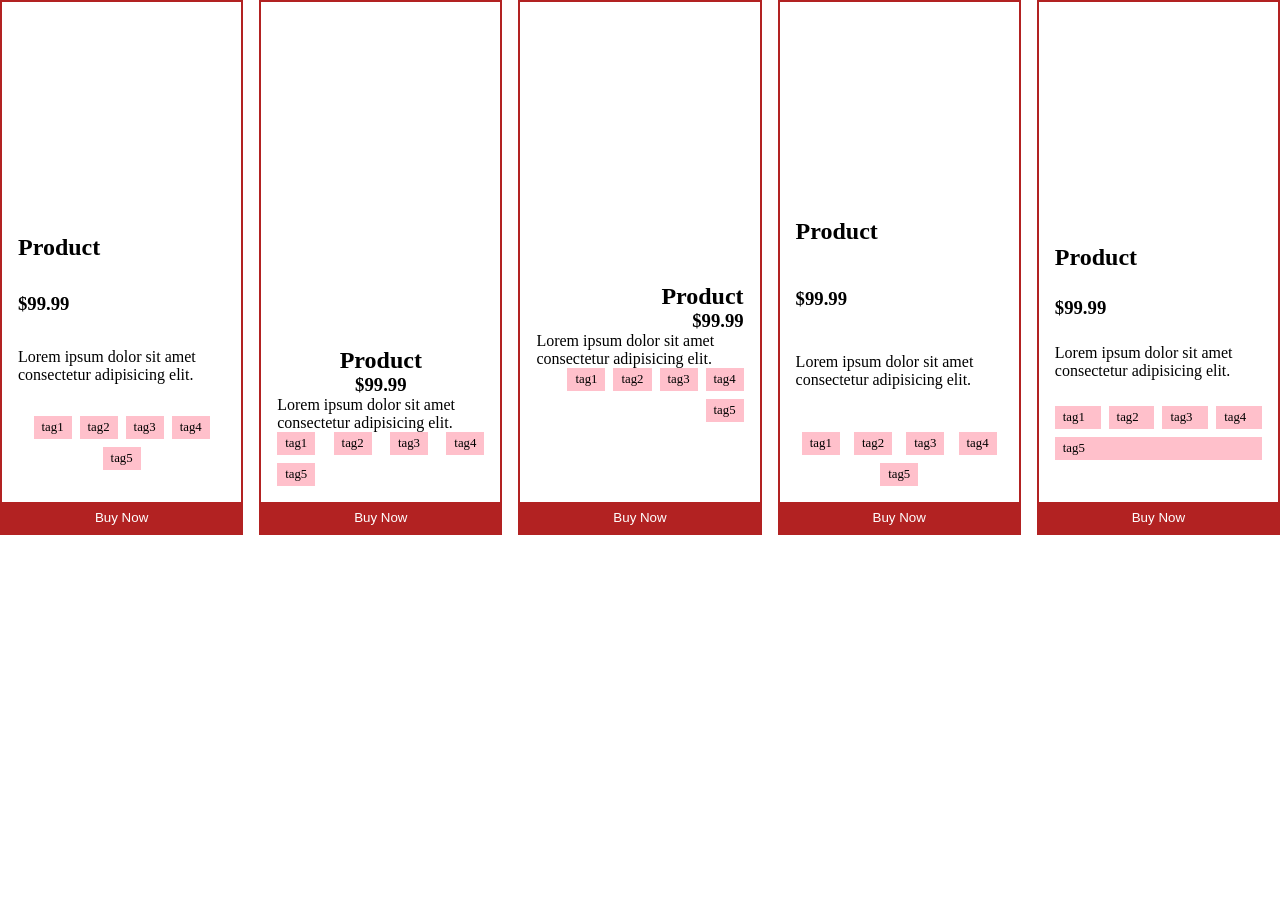
<file: hw8/index.html>
<!DOCTYPE html>
<html lang="en">
<head>
    <meta charset="UTF-8">
    <meta http-equiv="X-UA-Compatible" content="IE=edge">
    <meta name="viewport" content="width=device-width, initial-scale=1.0">
    <title>Assignment 8</title>
    <link rel="stylesheet" href="style.css">
</head>
<body>
    <div class="container">
        <div class="box1">
            <div class="image"></div>
            <div class="info">
                <h2>Product</h2>
                <h3>$99.99</h3>
                <p>Lorem ipsum dolor sit amet consectetur adipisicing elit.</p>
                <ul>
                    <li>tag1</li>
                    <li>tag2</li>
                    <li>tag3</li>
                    <li>tag4</li>
                    <li>tag5</li>
                </ul>
            </div>
            <button>Buy Now</button>
        </div>
        <div class="box2">
            <div class="image"></div>
            <div class="info">
                <h2>Product</h2>
                <h3>$99.99</h3>
                <p>Lorem ipsum dolor sit amet consectetur adipisicing elit.</p>
                <ul>
                    <li>tag1</li>
                    <li>tag2</li>
                    <li>tag3</li>
                    <li>tag4</li>
                    <li>tag5</li>
                </ul>
            </div>
            <button>Buy Now</button>
        </div>
        <div class="box3">
            <div class="image"></div>
            <div class="info">
                <h2>Product</h2>
                <h3>$99.99</h3>
                <p>Lorem ipsum dolor sit amet consectetur adipisicing elit.</p>
                <ul>
                    <li>tag1</li>
                    <li>tag2</li>
                    <li>tag3</li>
                    <li>tag4</li>
                    <li>tag5</li>
                </ul>
            </div>
            <button>Buy Now</button>
        </div>
        <div class="box4">
            <div class="image"></div>
            <div class="info">
                <h2>Product</h2>
                <h3>$99.99</h3>
                <p>Lorem ipsum dolor sit amet consectetur adipisicing elit.</p>
                <ul>
                    <li>tag1</li>
                    <li>tag2</li>
                    <li>tag3</li>
                    <li>tag4</li>
                    <li>tag5</li>
                </ul>
            </div>
            <button>Buy Now</button>
        </div>
        <div class="box5">
            <div class="image"></div>
            <div class="info">
                <h2>Product</h2>
                <h3>$99.99</h3>
                <p>Lorem ipsum dolor sit amet consectetur adipisicing elit.</p>
                <ul>
                    <li>tag1</li>
                    <li>tag2</li>
                    <li>tag3</li>
                    <li>tag4</li>
                    <li>tag5</li>
                </ul>
            </div>
            <button>Buy Now</button>
        </div>
    </div>
</body>
</html>
</file>
<file: hw5/style.css>
* {
    margin: 0;
    box-sizing: border-box;
}

body {
    background: url("https://cdn.imgchest.com/files/p7bwcdbre7n.png");
    opacity: .5;
    background-repeat: no-repeat;
}

.container {
    max-width: 1400px;
    display: flex;
    flex-wrap: wrap;
    gap: 15px;
}

.container > * {
    background-color: lightblue;
    font-size: 10rem;
    color: blue;
    border: 2px dashed blue;
    height: 200px;
    flex-grow: 1;
}

/* row 1 */
.box1 {
    flex-basis: 592px;
}

.box2 {
    flex-basis: 793px;
}

/* row 2 */
.box3 {
    flex-basis: 406px;
}

.box4 {
    flex-basis: 408px;
}

.box5 {
    flex-basis: 556px;
}

/* row 3 */
.box6 {
    flex-basis: 1400px;
}
</file>
<file: hw6/css/style.css>
/* =========================================================
   MercyMed – website v1 (prototype)
   Colours come ONLY from the MercyMed Logo Guidelines (p.05).
   Hex values are the guide's own on-screen rendering of its CMYK codes.
   Light background tints are transparent versions of these colours.
   ========================================================= */
:root {
  /* Typography colours */
  --grey:     #58595B; /* C0 M0 Y0 K75  */
  --red:      #EC1C24; /* C0 M100 Y100 K0 */
  /* Logo colours */
  --yellow:   #FFF100; /* C0 M0 Y100 K0  */
  --orange-1: #FCB813; /* C0 M30 Y100 K0 */
  --orange-2: #F6921E; /* C0 M50 Y100 K0 */
  --orange-3: #F37920; /* C0 M65 Y100 K0 */
  --orange-4: #F05A22; /* C0 M80 Y100 K0 */
  --white:    #FFFFFF;

  /* Derived (transparent) tints of brand colours */
  --tint:      rgba(252, 184, 19, 0.10); /* orange-1 @10% */
  --tint-warm: rgba(246, 146, 30, 0.14); /* orange-2 @14% */
  --line:      rgba(88, 89, 91, 0.18);   /* grey @18%     */

  --font-body: "Open Sans", "Segoe UI", Roboto, sans-serif;
  --font-head: "Oswald", "Open Sans", sans-serif;
  --radius: 14px;
  --max: 1160px;
}

*, *::before, *::after { box-sizing: border-box; }
html { scroll-behavior: smooth; scroll-padding-top: 120px; }
@media (prefers-reduced-motion: reduce) { html { scroll-behavior: auto; } }

body {
  margin: 0;
  font-family: var(--font-body);
  font-size: 17px;
  line-height: 1.65;
  color: var(--grey);
  background: var(--white);
}
img { max-width: 100%; height: auto; display: block; }
h1, h2, h3 { font-family: var(--font-head); font-weight: 600; line-height: 1.2; margin: 0 0 .6em; color: var(--grey); }
h1 { font-size: clamp(2rem, 4.6vw, 3.2rem); }
h2 { font-size: clamp(1.7rem, 3.2vw, 2.4rem); }
h2::after { content: ""; display: block; width: 56px; height: 4px; margin-top: 12px; border-radius: 2px;
  background: linear-gradient(90deg, var(--red), var(--orange-4), var(--orange-3), var(--orange-2), var(--orange-1), var(--yellow)); }
h3 { font-size: 1.3rem; }
p { margin: 0 0 1em; }
a { color: var(--red); }

.container { width: 100%; max-width: var(--max); margin: 0 auto; padding: 0 20px; }
.visually-hidden { position: absolute; width: 1px; height: 1px; overflow: hidden; clip: rect(0 0 0 0); white-space: nowrap; }
.skip-link { position: absolute; left: 12px; top: -60px; background: var(--grey); color: var(--white); padding: 10px 16px; border-radius: 8px; z-index: 100; }
.skip-link:focus { top: 12px; }

:focus-visible { outline: 3px solid var(--orange-3); outline-offset: 3px; border-radius: 4px; }

/* ---------- Prototype bar ---------- */
.proto-bar { background: var(--grey); color: var(--white); font-size: .85rem; text-align: center; padding: 6px 16px; }

/* ---------- Header ---------- */
.site-header { position: sticky; top: 0; z-index: 50; background: rgba(255,255,255,.97); border-bottom: 1px solid var(--line); backdrop-filter: blur(6px); }
.header-inner { display: flex; flex-wrap: wrap; align-items: center; justify-content: space-between; column-gap: 16px; min-height: 64px; padding-top: 10px; }
.header-actions { display: flex; align-items: center; gap: 12px; }
.brand { display: flex; align-items: center; gap: 10px; text-decoration: none; flex-shrink: 0; }
.wordmark { font-family: var(--font-head); font-weight: 700; font-size: 1.55rem; letter-spacing: .02em; line-height: 1; }
.w-grey { color: var(--grey); }
.w-red { color: var(--red); }

.site-nav { width: 100%; margin-top: 6px; }
.site-nav ul { list-style: none; margin: 0 0 0 -10px; padding: 0; display: flex; flex-wrap: wrap; gap: 2px; }
.site-nav ul a { display: block; padding: 8px 10px 10px; font-size: .95rem; font-weight: 600; color: var(--grey); text-decoration: none; border-bottom: 3px solid transparent; white-space: nowrap; }
.site-nav ul a:hover, .site-nav ul a.active { color: var(--red); border-bottom-color: var(--orange-2); }
.site-nav .nav-cta { display: none; }

.lang-switch { display: flex; border: 1px solid var(--line); border-radius: 999px; overflow: hidden; }
.lang-switch button { font: 600 .8rem var(--font-body); color: var(--grey); background: transparent; border: 0; padding: 7px 10px; cursor: pointer; }
.lang-switch button[aria-pressed="true"] { background: var(--grey); color: var(--white); }

.nav-toggle { display: none; width: 46px; height: 46px; border: 1px solid var(--line); border-radius: 10px; background: var(--white); cursor: pointer; position: relative; }
.nav-toggle-bar, .nav-toggle-bar::before, .nav-toggle-bar::after { position: absolute; left: 12px; width: 20px; height: 2px; background: var(--grey); content: ""; transition: transform .2s; }
.nav-toggle-bar { top: 22px; }
.nav-toggle-bar::before { left: 0; top: -6px; }
.nav-toggle-bar::after { left: 0; top: 6px; }
.nav-toggle[aria-expanded="true"] .nav-toggle-bar { background: transparent; }
.nav-toggle[aria-expanded="true"] .nav-toggle-bar::before { transform: translateY(6px) rotate(45deg); }
.nav-toggle[aria-expanded="true"] .nav-toggle-bar::after { transform: translateY(-6px) rotate(-45deg); }

/* ---------- Buttons ---------- */
.btn { display: inline-flex; align-items: center; justify-content: center; gap: 8px; min-height: 48px; padding: 12px 24px;
  font: 700 1rem var(--font-body); text-decoration: none; border-radius: 999px; border: 2px solid transparent; cursor: pointer; transition: transform .15s, background .15s; }
.btn:hover { transform: translateY(-1px); }
.btn-sm { min-height: 40px; padding: 8px 16px; font-size: .9rem; }
.btn-primary { background: var(--red); color: var(--white); }
.btn-primary:hover { background: var(--orange-4); }
.btn-outline { background: var(--white); color: var(--grey); border-color: var(--orange-2); }
.btn-outline:hover { background: var(--tint); }
.btn-whatsapp { background: var(--grey); color: var(--white); margin-top: 12px; }
.btn[aria-disabled="true"] { opacity: .55; cursor: not-allowed; transform: none; }

/* ---------- Hero ---------- */
.hero { background: linear-gradient(180deg, var(--tint) 0%, var(--white) 100%); padding: 64px 0 40px; overflow: hidden; }
.hero-inner { display: grid; grid-template-columns: 1.15fr .85fr; gap: 40px; align-items: center; }
.eyebrow { font-weight: 700; color: var(--red); text-transform: uppercase; letter-spacing: .08em; font-size: .85rem; }
.lead { font-size: 1.15rem; max-width: 36em; }
.hero-buttons { display: flex; flex-wrap: wrap; gap: 14px; margin-top: 28px; }
.hero-art { position: relative; height: 340px; }
.hero-emblem { position: absolute; right: 8%; top: 50%; transform: translateY(-50%); width: 240px; border-radius: 6px; box-shadow: 0 20px 50px rgba(88,89,91,.25); }

/* Stripes echo the emblem's progression of colours toward healing */
.stripes { position: absolute; inset: 0; display: flex; gap: 0; border-radius: var(--radius); overflow: hidden; transform: skewX(-12deg); opacity: .9; }
.stripes span { flex: 1; }
.stripes .s1 { background: var(--red); }
.stripes .s2 { background: var(--orange-4); }
.stripes .s3 { background: var(--orange-3); }
.stripes .s4 { background: var(--orange-2); }
.stripes .s5 { background: var(--orange-1); }
.hero-art .stripes { left: 0; right: 30%; }
.stripes-lg { position: relative; height: 260px; transform: none; }

.highlights { list-style: none; padding: 0; margin: 48px 0 0; display: grid; grid-template-columns: repeat(3, 1fr); gap: 16px; }
.highlights li { background: var(--white); border: 1px solid var(--line); border-left: 5px solid var(--orange-2); border-radius: var(--radius); padding: 16px 20px; display: flex; flex-direction: column; }
.highlights strong { font-family: var(--font-head); font-size: 1.15rem; font-weight: 600; }
.highlights span { font-size: .95rem; }

/* ---------- Sections ---------- */
.section { padding: 80px 0; }
.section-tint { background: var(--tint); }
.section-warm { background: var(--tint-warm); }
.section-lead { font-size: 1.1rem; max-width: 42em; margin-bottom: 32px; }
.two-col { display: grid; grid-template-columns: 1fr 1fr; gap: 48px; align-items: center; }
.two-col.reverse > :first-child { order: 2; }
.tbc { font-style: italic; font-size: .95rem; opacity: .85; }

.grid { display: grid; gap: 22px; }
.grid-3 { grid-template-columns: repeat(3, 1fr); }
.grid-4 { grid-template-columns: repeat(4, 1fr); }

.card-stack { display: grid; gap: 16px; }
.info-card, .service, .person, .contact-card { background: var(--white); border: 1px solid var(--line); border-radius: var(--radius); padding: 24px; }
.info-card h3 { color: var(--red); font-size: 1.15rem; margin-bottom: .3em; }
.info-card p { margin: 0; }
.tags { list-style: none; padding: 0; margin: 0; display: flex; flex-wrap: wrap; gap: 8px; }
.tags li { background: var(--tint); border: 1px solid var(--orange-1); border-radius: 999px; padding: 4px 14px; font-weight: 600; font-size: .9rem; }

.service { border-top: 5px solid var(--orange-2); }
.icon { width: 52px; height: 52px; border-radius: 12px; background: var(--tint); display: grid; place-items: center; margin-bottom: 14px; }
.icon svg { width: 28px; height: 28px; fill: none; stroke: var(--orange-4); stroke-width: 2; stroke-linecap: round; stroke-linejoin: round; }

.checklist { list-style: none; padding: 0; margin: 0 0 28px; }
.checklist li { position: relative; padding-left: 34px; margin-bottom: 10px; font-weight: 600; }
.checklist li::before { content: ""; position: absolute; left: 0; top: 4px; width: 22px; height: 22px; border-radius: 50%;
  background: var(--orange-1) url("data:image/svg+xml,%3Csvg xmlns='http://www.w3.org/2000/svg' viewBox='0 0 24 24'%3E%3Cpath d='M6 12l4 4 8-8' fill='none' stroke='%2358595B' stroke-width='3' stroke-linecap='round' stroke-linejoin='round'/%3E%3C/svg%3E") center/14px no-repeat; }

.quote-card { background: var(--grey); color: var(--white); border-radius: var(--radius); padding: 48px 40px; position: relative; overflow: hidden; }
.quote-card::before { content: ""; position: absolute; left: 0; top: 0; bottom: 0; width: 8px;
  background: linear-gradient(180deg, var(--red), var(--orange-4), var(--orange-3), var(--orange-2), var(--orange-1), var(--yellow)); }
.quote-card p { font-family: var(--font-head); font-size: clamp(1.5rem, 2.6vw, 2rem); line-height: 1.3; margin: 0; }

.stat-card { background: var(--white); border: 1px solid var(--line); border-radius: var(--radius); padding: 40px; display: flex; align-items: center; gap: 24px; }
.stat-card img { width: 96px; flex-shrink: 0; border-radius: 4px; }
.stat-card p { font-family: var(--font-head); font-size: 1.4rem; line-height: 1.3; margin: 0; }

.person { text-align: center; }
.avatar { width: 96px; height: 96px; margin: 0 auto 14px; border-radius: 50%; display: grid; place-items: center;
  font: 700 2rem var(--font-head); color: var(--white); background: linear-gradient(135deg, var(--red), var(--orange-3) 55%, var(--orange-1)); }
.person h3 { margin-bottom: .1em; font-size: 1.15rem; }
.role { color: var(--red); font-weight: 700; font-size: .9rem; margin-bottom: .5em; }
.bio { font-size: .92rem; font-style: italic; margin: 0; }

/* ---------- Booking ---------- */
.booking { display: grid; grid-template-columns: .9fr 1.1fr; gap: 48px; align-items: start; }
.proto-label { display: inline-block; background: var(--tint); border: 1px dashed var(--orange-3); border-radius: 10px; padding: 12px 16px; font-size: .95rem; font-weight: 600; }
.form { background: var(--white); border: 1px solid var(--line); border-radius: var(--radius); padding: 28px; box-shadow: 0 12px 34px rgba(88,89,91,.10); }
.field { margin-bottom: 18px; }
.field label { display: block; font-weight: 700; margin-bottom: 6px; }
.field input { width: 100%; min-height: 48px; padding: 10px 14px; font: 1rem var(--font-body); color: var(--grey); border: 2px solid var(--line); border-radius: 10px; background: var(--white); }
.field input:focus { border-color: var(--orange-2); outline: none; box-shadow: 0 0 0 3px rgba(246,146,30,.3); }
.form-error { color: var(--red); font-weight: 700; }
.preview { margin-top: 22px; padding-top: 18px; border-top: 1px solid var(--line); }
.preview-label { font-weight: 700; margin-bottom: 6px; }
.preview pre { white-space: pre-wrap; font: .95rem/1.5 var(--font-body); background: var(--tint); border-radius: 10px; padding: 14px; margin: 0; }

/* ---------- Contact ---------- */
.contact-card h3 { color: var(--red); font-size: 1.15rem; }
.insta { margin-top: 28px; display: flex; flex-wrap: wrap; align-items: center; justify-content: space-between; gap: 18px;
  background: var(--white); border: 1px solid var(--line); border-radius: var(--radius); padding: 24px 28px; }
.insta h3 { margin-bottom: .2em; }
.insta p { margin: 0; }

.translation-note { margin: 0; background: var(--orange-1); color: var(--grey); text-align: center; font-weight: 700; font-size: .9rem; padding: 8px 16px; }

/* ---------- Footer ---------- */
.site-footer { background: var(--grey); color: var(--white); padding: 44px 0; }
.footer-inner { display: grid; gap: 12px; }
.brand-footer .w-grey { color: var(--white); }
.brand-footer .w-red { color: var(--orange-1); }
.site-footer p { margin: 0; max-width: 40em; }
.small { font-size: .85rem; opacity: .85; }

/* ---------- Responsive ---------- */
@media (max-width: 900px) {
  .header-inner { padding: 10px 20px; flex-wrap: nowrap; }
  .nav-toggle { display: block; }
  .site-nav { position: absolute; top: 100%; left: 0; right: 0; margin: 0; background: var(--white); border-bottom: 1px solid var(--line);
    flex-direction: column; padding: 8px 20px 20px; display: none; box-shadow: 0 12px 24px rgba(88,89,91,.12); max-height: calc(100vh - 100px); overflow-y: auto; }
  .site-nav.open { display: flex; }
  .site-nav ul { flex-direction: column; margin: 0 0 14px; }
  .site-nav ul a { padding: 12px; font-size: 1rem; border-bottom: 1px solid var(--line); }
  .site-nav ul a:hover, .site-nav ul a.active { border-bottom-color: var(--line); background: var(--tint); }
}
@media (max-width: 600px) {
  .header-cta { display: none; }
  .site-nav .nav-cta { display: inline-flex; }
  .header-actions { gap: 8px; }
  .lang-switch button { padding: 7px 8px; }
}
@media (max-width: 860px) {
  .hero { padding-top: 40px; }
  .hero-inner, .two-col, .booking { grid-template-columns: 1fr; gap: 32px; }
  .two-col.reverse > :first-child { order: 0; }
  .hero-art { height: 220px; }
  .hero-emblem { width: 170px; right: 6%; }
  .grid-3 { grid-template-columns: 1fr; }
  .grid-4 { grid-template-columns: repeat(2, 1fr); }
  .highlights { grid-template-columns: 1fr; }
  .section { padding: 56px 0; }
  .stripes-lg { height: 140px; }
}
@media (max-width: 480px) {
  body { font-size: 16px; }
  .header-inner { padding: 8px 12px; column-gap: 8px; }
  .nav-toggle { width: 42px; height: 42px; }
  .nav-toggle-bar { left: 10px; top: 20px; }
  .lang-switch button { padding: 6px 7px; font-size: .75rem; }
  .container { padding: 0 16px; }
  .wordmark { font-size: 1.3rem; }
  .brand img { width: 36px; height: 36px; }
  .grid-4 { grid-template-columns: 1fr; }
  .hero-buttons .btn { width: 100%; }
  .stat-card { flex-direction: column; text-align: center; padding: 28px; }
  .quote-card { padding: 32px 28px; }
  .form { padding: 20px; }
}
</file>
<file: hw7/css/style.css>
/* =========================================================
   MercyMed – website v1 (prototype)
   Colours come ONLY from the MercyMed Logo Guidelines (p.05).
   Hex values are the guide's own on-screen rendering of its CMYK codes.
   Light background tints are transparent versions of these colours.
   ========================================================= */
:root {
  /* Typography colours */
  --grey:     #58595B; /* C0 M0 Y0 K75  */
  --red:      #EC1C24; /* C0 M100 Y100 K0 */
  /* Logo colours */
  --yellow:   #FFF100; /* C0 M0 Y100 K0  */
  --orange-1: #FCB813; /* C0 M30 Y100 K0 */
  --orange-2: #F6921E; /* C0 M50 Y100 K0 */
  --orange-3: #F37920; /* C0 M65 Y100 K0 */
  --orange-4: #F05A22; /* C0 M80 Y100 K0 */
  --white:    #FFFFFF;

  /* Derived (transparent) tints of brand colours */
  --tint:      rgba(252, 184, 19, 0.10); /* orange-1 @10% */
  --tint-warm: rgba(246, 146, 30, 0.14); /* orange-2 @14% */
  --line:      rgba(88, 89, 91, 0.18);   /* grey @18%     */

  --font-body: "Open Sans", "Segoe UI", Roboto, sans-serif;
  --font-head: "Oswald", "Open Sans", sans-serif;
  --radius: 14px;
  --max: 1160px;
}

*, *::before, *::after { box-sizing: border-box; }
html { scroll-behavior: smooth; scroll-padding-top: 120px; }
@media (prefers-reduced-motion: reduce) { html { scroll-behavior: auto; } }

body {
  margin: 0;
  font-family: var(--font-body);
  font-size: 17px;
  line-height: 1.65;
  color: var(--grey);
  background: var(--white);
}
img { max-width: 100%; height: auto; display: block; }
h1, h2, h3 { font-family: var(--font-head); font-weight: 600; line-height: 1.2; margin: 0 0 .6em; color: var(--grey); }
h1 { font-size: clamp(2rem, 4.6vw, 3.2rem); }
h2 { font-size: clamp(1.7rem, 3.2vw, 2.4rem); }
h2::after { content: ""; display: block; width: 56px; height: 4px; margin-top: 12px; border-radius: 2px;
  background: linear-gradient(90deg, var(--red), var(--orange-4), var(--orange-3), var(--orange-2), var(--orange-1), var(--yellow)); }
h3 { font-size: 1.3rem; }
p { margin: 0 0 1em; }
a { color: var(--red); }

.container { width: 100%; max-width: var(--max); margin: 0 auto; padding: 0 20px; }
.visually-hidden { position: absolute; width: 1px; height: 1px; overflow: hidden; clip: rect(0 0 0 0); white-space: nowrap; }
.skip-link { position: absolute; left: 12px; top: -60px; background: var(--grey); color: var(--white); padding: 10px 16px; border-radius: 8px; z-index: 100; }
.skip-link:focus { top: 12px; }

:focus-visible { outline: 3px solid var(--orange-3); outline-offset: 3px; border-radius: 4px; }

/* ---------- Prototype bar ---------- */
.proto-bar { background: var(--grey); color: var(--white); font-size: .85rem; text-align: center; padding: 6px 16px; }

/* ---------- Header ---------- */
.site-header { position: sticky; top: 0; z-index: 50; background: rgba(255,255,255,.97); border-bottom: 1px solid var(--line); backdrop-filter: blur(6px); }
.header-inner { display: flex; flex-wrap: wrap; align-items: center; justify-content: space-between; column-gap: 16px; min-height: 64px; padding-top: 10px; }
.header-actions { display: flex; align-items: center; gap: 12px; }
.brand { display: flex; align-items: center; gap: 10px; text-decoration: none; flex-shrink: 0; }
.wordmark { font-family: var(--font-head); font-weight: 700; font-size: 1.55rem; letter-spacing: .02em; line-height: 1; }
.w-grey { color: var(--grey); }
.w-red { color: var(--red); }

.site-nav { width: 100%; margin-top: 6px; }
.site-nav ul { list-style: none; margin: 0 0 0 -10px; padding: 0; display: flex; flex-wrap: wrap; gap: 2px; }
.site-nav ul a { display: block; padding: 8px 10px 10px; font-size: .95rem; font-weight: 600; color: var(--grey); text-decoration: none; border-bottom: 3px solid transparent; white-space: nowrap; }
.site-nav ul a:hover, .site-nav ul a.active { color: var(--red); border-bottom-color: var(--orange-2); }
.site-nav .nav-cta { display: none; }

.lang-switch { display: flex; border: 1px solid var(--line); border-radius: 999px; overflow: hidden; }
.lang-switch button { font: 600 .8rem var(--font-body); color: var(--grey); background: transparent; border: 0; padding: 7px 10px; cursor: pointer; }
.lang-switch button[aria-pressed="true"] { background: var(--grey); color: var(--white); }

.nav-toggle { display: none; width: 46px; height: 46px; border: 1px solid var(--line); border-radius: 10px; background: var(--white); cursor: pointer; position: relative; }
.nav-toggle-bar, .nav-toggle-bar::before, .nav-toggle-bar::after { position: absolute; left: 12px; width: 20px; height: 2px; background: var(--grey); content: ""; transition: transform .2s; }
.nav-toggle-bar { top: 22px; }
.nav-toggle-bar::before { left: 0; top: -6px; }
.nav-toggle-bar::after { left: 0; top: 6px; }
.nav-toggle[aria-expanded="true"] .nav-toggle-bar { background: transparent; }
.nav-toggle[aria-expanded="true"] .nav-toggle-bar::before { transform: translateY(6px) rotate(45deg); }
.nav-toggle[aria-expanded="true"] .nav-toggle-bar::after { transform: translateY(-6px) rotate(-45deg); }

/* ---------- Buttons ---------- */
.btn { display: inline-flex; align-items: center; justify-content: center; gap: 8px; min-height: 48px; padding: 12px 24px;
  font: 700 1rem var(--font-body); text-decoration: none; border-radius: 999px; border: 2px solid transparent; cursor: pointer; transition: transform .15s, background .15s; }
.btn:hover { transform: translateY(-1px); }
.btn-sm { min-height: 40px; padding: 8px 16px; font-size: .9rem; }
.btn-primary { background: var(--red); color: var(--white); }
.btn-primary:hover { background: var(--orange-4); }
.btn-outline { background: var(--white); color: var(--grey); border-color: var(--orange-2); }
.btn-outline:hover { background: var(--tint); }
.btn-whatsapp { background: var(--grey); color: var(--white); margin-top: 12px; }
.btn[aria-disabled="true"] { opacity: .55; cursor: not-allowed; transform: none; }

/* ---------- Hero ---------- */
.hero { background: linear-gradient(180deg, var(--tint) 0%, var(--white) 100%); padding: 64px 0 40px; overflow: hidden; }
.hero-inner { display: grid; grid-template-columns: 1.15fr .85fr; gap: 40px; align-items: center; }
.eyebrow { font-weight: 700; color: var(--red); text-transform: uppercase; letter-spacing: .08em; font-size: .85rem; }
.lead { font-size: 1.15rem; max-width: 36em; }
.hero-buttons { display: flex; flex-wrap: wrap; gap: 14px; margin-top: 28px; }
.hero-art { position: relative; height: 340px; }
.hero-emblem { position: absolute; right: 8%; top: 50%; transform: translateY(-50%); width: 240px; border-radius: 6px; box-shadow: 0 20px 50px rgba(88,89,91,.25); }

/* Stripes echo the emblem's progression of colours toward healing */
.stripes { position: absolute; inset: 0; display: flex; gap: 0; border-radius: var(--radius); overflow: hidden; transform: skewX(-12deg); opacity: .9; }
.stripes span { flex: 1; }
.stripes .s1 { background: var(--red); }
.stripes .s2 { background: var(--orange-4); }
.stripes .s3 { background: var(--orange-3); }
.stripes .s4 { background: var(--orange-2); }
.stripes .s5 { background: var(--orange-1); }
.hero-art .stripes { left: 0; right: 30%; }
.stripes-lg { position: relative; height: 260px; transform: none; }

.highlights { list-style: none; padding: 0; margin: 48px 0 0; display: grid; grid-template-columns: repeat(3, 1fr); gap: 16px; }
.highlights li { background: var(--white); border: 1px solid var(--line); border-left: 5px solid var(--orange-2); border-radius: var(--radius); padding: 16px 20px; display: flex; flex-direction: column; }
.highlights strong { font-family: var(--font-head); font-size: 1.15rem; font-weight: 600; }
.highlights span { font-size: .95rem; }

/* ---------- Sections ---------- */
.section { padding: 80px 0; }
.section-tint { background: var(--tint); }
.section-warm { background: var(--tint-warm); }
.section-lead { font-size: 1.1rem; max-width: 42em; margin-bottom: 32px; }
.two-col { display: grid; grid-template-columns: 1fr 1fr; gap: 48px; align-items: center; }
.two-col.reverse > :first-child { order: 2; }
.tbc { font-style: italic; font-size: .95rem; opacity: .85; }

.grid { display: grid; gap: 22px; }
.grid-3 { grid-template-columns: repeat(3, 1fr); }
.grid-4 { grid-template-columns: repeat(4, 1fr); }

.card-stack { display: grid; gap: 16px; }
.info-card, .service, .person, .contact-card { background: var(--white); border: 1px solid var(--line); border-radius: var(--radius); padding: 24px; }
.info-card h3 { color: var(--red); font-size: 1.15rem; margin-bottom: .3em; }
.info-card p { margin: 0; }
.tags { list-style: none; padding: 0; margin: 0; display: flex; flex-wrap: wrap; gap: 8px; }
.tags li { background: var(--tint); border: 1px solid var(--orange-1); border-radius: 999px; padding: 4px 14px; font-weight: 600; font-size: .9rem; }

.service { border-top: 5px solid var(--orange-2); }
.icon { width: 52px; height: 52px; border-radius: 12px; background: var(--tint); display: grid; place-items: center; margin-bottom: 14px; }
.icon svg { width: 28px; height: 28px; fill: none; stroke: var(--orange-4); stroke-width: 2; stroke-linecap: round; stroke-linejoin: round; }

.checklist { list-style: none; padding: 0; margin: 0 0 28px; }
.checklist li { position: relative; padding-left: 34px; margin-bottom: 10px; font-weight: 600; }
.checklist li::before { content: ""; position: absolute; left: 0; top: 4px; width: 22px; height: 22px; border-radius: 50%;
  background: var(--orange-1) url("data:image/svg+xml,%3Csvg xmlns='http://www.w3.org/2000/svg' viewBox='0 0 24 24'%3E%3Cpath d='M6 12l4 4 8-8' fill='none' stroke='%2358595B' stroke-width='3' stroke-linecap='round' stroke-linejoin='round'/%3E%3C/svg%3E") center/14px no-repeat; }

.quote-card { background: var(--grey); color: var(--white); border-radius: var(--radius); padding: 48px 40px; position: relative; overflow: hidden; }
.quote-card::before { content: ""; position: absolute; left: 0; top: 0; bottom: 0; width: 8px;
  background: linear-gradient(180deg, var(--red), var(--orange-4), var(--orange-3), var(--orange-2), var(--orange-1), var(--yellow)); }
.quote-card p { font-family: var(--font-head); font-size: clamp(1.5rem, 2.6vw, 2rem); line-height: 1.3; margin: 0; }

.stat-card { background: var(--white); border: 1px solid var(--line); border-radius: var(--radius); padding: 40px; display: flex; align-items: center; gap: 24px; }
.stat-card img { width: 96px; flex-shrink: 0; border-radius: 4px; }
.stat-card p { font-family: var(--font-head); font-size: 1.4rem; line-height: 1.3; margin: 0; }

.person { text-align: center; }
.avatar { width: 96px; height: 96px; margin: 0 auto 14px; border-radius: 50%; display: grid; place-items: center;
  font: 700 2rem var(--font-head); color: var(--white); background: linear-gradient(135deg, var(--red), var(--orange-3) 55%, var(--orange-1)); }
.person h3 { margin-bottom: .1em; font-size: 1.15rem; }
.role { color: var(--red); font-weight: 700; font-size: .9rem; margin-bottom: .5em; }
.bio { font-size: .92rem; font-style: italic; margin: 0; }

/* ---------- Booking ---------- */
.booking { display: grid; grid-template-columns: .9fr 1.1fr; gap: 48px; align-items: start; }
.proto-label { display: inline-block; background: var(--tint); border: 1px dashed var(--orange-3); border-radius: 10px; padding: 12px 16px; font-size: .95rem; font-weight: 600; }
.form { background: var(--white); border: 1px solid var(--line); border-radius: var(--radius); padding: 28px; box-shadow: 0 12px 34px rgba(88,89,91,.10); }
.field { margin-bottom: 18px; }
.field label { display: block; font-weight: 700; margin-bottom: 6px; }
.field input { width: 100%; min-height: 48px; padding: 10px 14px; font: 1rem var(--font-body); color: var(--grey); border: 2px solid var(--line); border-radius: 10px; background: var(--white); }
.field input:focus { border-color: var(--orange-2); outline: none; box-shadow: 0 0 0 3px rgba(246,146,30,.3); }
.form-error { color: var(--red); font-weight: 700; }
.preview { margin-top: 22px; padding-top: 18px; border-top: 1px solid var(--line); }
.preview-label { font-weight: 700; margin-bottom: 6px; }
.preview pre { white-space: pre-wrap; font: .95rem/1.5 var(--font-body); background: var(--tint); border-radius: 10px; padding: 14px; margin: 0; }

/* ---------- Contact ---------- */
.contact-card h3 { color: var(--red); font-size: 1.15rem; }
.insta { margin-top: 28px; display: flex; flex-wrap: wrap; align-items: center; justify-content: space-between; gap: 18px;
  background: var(--white); border: 1px solid var(--line); border-radius: var(--radius); padding: 24px 28px; }
.insta h3 { margin-bottom: .2em; }
.insta p { margin: 0; }

.translation-note { margin: 0; background: var(--orange-1); color: var(--grey); text-align: center; font-weight: 700; font-size: .9rem; padding: 8px 16px; }

/* ---------- Footer ---------- */
.site-footer { background: var(--grey); color: var(--white); padding: 44px 0; }
.footer-inner { display: grid; gap: 12px; }
.brand-footer .w-grey { color: var(--white); }
.brand-footer .w-red { color: var(--orange-1); }
.site-footer p { margin: 0; max-width: 40em; }
.small { font-size: .85rem; opacity: .85; }

/* ---------- Responsive ---------- */
@media (max-width: 900px) {
  .header-inner { padding: 10px 20px; flex-wrap: nowrap; }
  .nav-toggle { display: block; }
  .site-nav { position: absolute; top: 100%; left: 0; right: 0; margin: 0; background: var(--white); border-bottom: 1px solid var(--line);
    flex-direction: column; padding: 8px 20px 20px; display: none; box-shadow: 0 12px 24px rgba(88,89,91,.12); max-height: calc(100vh - 100px); overflow-y: auto; }
  .site-nav.open { display: flex; }
  .site-nav ul { flex-direction: column; margin: 0 0 14px; }
  .site-nav ul a { padding: 12px; font-size: 1rem; border-bottom: 1px solid var(--line); }
  .site-nav ul a:hover, .site-nav ul a.active { border-bottom-color: var(--line); background: var(--tint); }
}
@media (max-width: 600px) {
  .header-cta { display: none; }
  .site-nav .nav-cta { display: inline-flex; }
  .header-actions { gap: 8px; }
  .lang-switch button { padding: 7px 8px; }
}
@media (max-width: 860px) {
  .hero { padding-top: 40px; }
  .hero-inner, .two-col, .booking { grid-template-columns: 1fr; gap: 32px; }
  .two-col.reverse > :first-child { order: 0; }
  .hero-art { height: 220px; }
  .hero-emblem { width: 170px; right: 6%; }
  .grid-3 { grid-template-columns: 1fr; }
  .grid-4 { grid-template-columns: repeat(2, 1fr); }
  .highlights { grid-template-columns: 1fr; }
  .section { padding: 56px 0; }
  .stripes-lg { height: 140px; }
}
@media (max-width: 480px) {
  body { font-size: 16px; }
  .header-inner { padding: 8px 12px; column-gap: 8px; }
  .nav-toggle { width: 42px; height: 42px; }
  .nav-toggle-bar { left: 10px; top: 20px; }
  .lang-switch button { padding: 6px 7px; font-size: .75rem; }
  .container { padding: 0 16px; }
  .wordmark { font-size: 1.3rem; }
  .brand img { width: 36px; height: 36px; }
  .grid-4 { grid-template-columns: 1fr; }
  .hero-buttons .btn { width: 100%; }
  .stat-card { flex-direction: column; text-align: center; padding: 28px; }
  .quote-card { padding: 32px 28px; }
  .form { padding: 20px; }
}

/* =========================================================
   v2 additions (Assignment 7)
   ========================================================= */
/* Services */
.service { display: flex; flex-direction: column; }
.service .for { font-size: .92rem; }
.price-row { margin-top: auto; padding-top: 14px; border-top: 1px solid var(--line); display: flex; flex-wrap: wrap; align-items: center; justify-content: space-between; gap: 10px; }
.price { font-size: .95rem; }
.price strong { color: var(--grey); font-weight: 600; font-style: italic; }
.price strong.price-known { color: var(--red); font-style: normal; font-weight: 700; font-size: 1.05rem; }

.steps { list-style: none; padding: 0; margin: 0 0 32px; display: grid; grid-template-columns: repeat(3, 1fr); gap: 16px; }
.steps li { display: flex; align-items: flex-start; gap: 12px; background: var(--white); border: 1px solid var(--line); border-radius: var(--radius); padding: 16px; }
.steps span { flex-shrink: 0; width: 32px; height: 32px; border-radius: 50%; display: grid; place-items: center; font: 700 1rem var(--font-head); color: var(--grey); background: var(--orange-1); }
.steps p { margin: 0; font-weight: 600; font-size: .95rem; }
.steps-col { grid-template-columns: 1fr; gap: 10px; margin: 20px 0 24px; }
.steps-col li { padding: 12px 14px; }

/* Team */
.team-empty { display: flex; align-items: center; gap: 24px; background: var(--white); border: 1px dashed var(--orange-2); border-radius: var(--radius); padding: 28px; }
.team-empty[hidden] { display: none; }
.team-empty img { width: 72px; flex-shrink: 0; border-radius: 4px; }
.team-empty h3 { margin-bottom: .3em; }
.team-empty p { margin-bottom: 12px; }
.avatar-photo { object-fit: cover; }
.bio-real { font-style: normal; }

/* Booking */
.field select { width: 100%; min-height: 48px; padding: 10px 14px; font: 1rem var(--font-body); color: var(--grey); border: 2px solid var(--line); border-radius: 10px; background: var(--white); }
.field select:focus { border-color: var(--orange-2); outline: none; box-shadow: 0 0 0 3px rgba(246,146,30,.3); }
.wa-icon { width: 20px; height: 20px; fill: none; stroke: currentColor; stroke-width: 2; stroke-linejoin: round; }
.btn-wa-main { width: 100%; }
.preview-actions { display: flex; flex-wrap: wrap; gap: 10px; margin-top: 12px; }
.preview-actions .btn { margin-top: 0; }
.small-note { font-size: .9rem; font-weight: 600; margin: 8px 0 0; }

/* Contact */
.contact-layout { display: grid; grid-template-columns: 1fr 1.3fr; gap: 22px; align-items: start; }
.contact-stack { display: grid; gap: 16px; }
.contact-card .btn { margin-bottom: 10px; }
.contact-card .tbc { margin-bottom: .3em; }
.hours { display: grid; grid-template-columns: auto 1fr; gap: 4px 16px; margin: 0 0 8px; }
.hours dt { font-weight: 600; }
.hours dd { margin: 0; font-style: italic; }
.map-card { background: var(--white); border: 1px solid var(--line); border-radius: var(--radius); padding: 14px; }
.map-card iframe { display: block; width: 100%; height: 360px; border: 0; border-radius: 10px; background: var(--tint); }
.map-note { font-size: .92rem; margin: 12px 4px; }
.map-links { display: flex; flex-wrap: wrap; gap: 10px; margin: 0 4px 4px; }

/* Floating WhatsApp button */
.wa-float { position: fixed; right: 18px; bottom: 18px; z-index: 40; display: inline-flex; align-items: center; gap: 8px; min-height: 52px; padding: 12px 20px;
  border-radius: 999px; background: var(--red); color: var(--white); font: 700 1rem var(--font-body); text-decoration: none; box-shadow: 0 10px 26px rgba(88,89,91,.35); }
.wa-float:hover { background: var(--orange-4); }
.wa-float svg { width: 22px; height: 22px; fill: none; stroke: currentColor; stroke-width: 2; stroke-linejoin: round; }
.site-footer { padding-bottom: 96px; }

@media (max-width: 860px) {
  .steps { grid-template-columns: 1fr; }
  .contact-layout { grid-template-columns: 1fr; }
  .map-card iframe { height: 280px; }
}
@media (max-width: 480px) {
  .team-empty { flex-direction: column; text-align: center; padding: 22px; }
  .team-empty .tags { justify-content: center; }
  .wa-float { right: 12px; bottom: 12px; padding: 12px 16px; }
  .price-row .btn { width: 100%; }
}
</file>
<file: hw8/style.css>
* {
    margin: 0;
    box-sizing: border-box;
}

body {
    font-family: tahoma;
}

.image {
    height: 200px;
    background-size: cover;
    background-position: center;
}

.box1 .image {
    background-image: url("https://unsplash.it/300/200?1");
}

.box2 .image {
    background-image: url("https://unsplash.it/300/200?2");
}

.box3 .image {
    background-image: url("https://unsplash.it/300/200?3");
}

.box4 .image {
    background-image: url("https://unsplash.it/500/200?4");
}

.box5 .image {
    background-image: url("https://unsplash.it/800/200?5");
}

.container {
    display: flex;
    gap: 1rem;
    flex-wrap: wrap;
}

.container > * {
    flex-basis: 200px;
    border: 2px solid firebrick;
    flex-grow: 1;
}

ul {
    display: flex;
    flex-wrap: wrap;
    gap: .5rem;
    list-style: none;
    padding: 0;
}

li {
    background-color: pink;
    font-size: .8rem;
    padding: .25rem .5rem;
}

.info {
    display: flex;
    flex-direction: column;
    height: 300px;
    padding: 1rem;
}

.box5 > .info {
    justify-content: space-evenly;
}

.box3 > .info {
    justify-content: center;
    align-items: flex-end;
}

.box2 > .info {
    justify-content: flex-end;
    align-items: center;
}

.box4 > .info {
    justify-content: space-between;
}

.box1 > .info {
    justify-content: space-around;
}

/* 5. Tags in each box */
.box4 ul {
    justify-content: space-evenly;
}

.box1 ul {
    justify-content: center;
}

.box3 ul {
    justify-content: flex-end;
}

.box2 ul {
    justify-content: space-between;
}

.box5 ul {
    justify-content: space-around;
}

.box5 ul > * {
    flex-grow: 1;
}

/* 6. Button */
button {
    background: firebrick;
    padding: .5rem;
    border: none;
    width: 100%;
    color: white;
}
</file>
